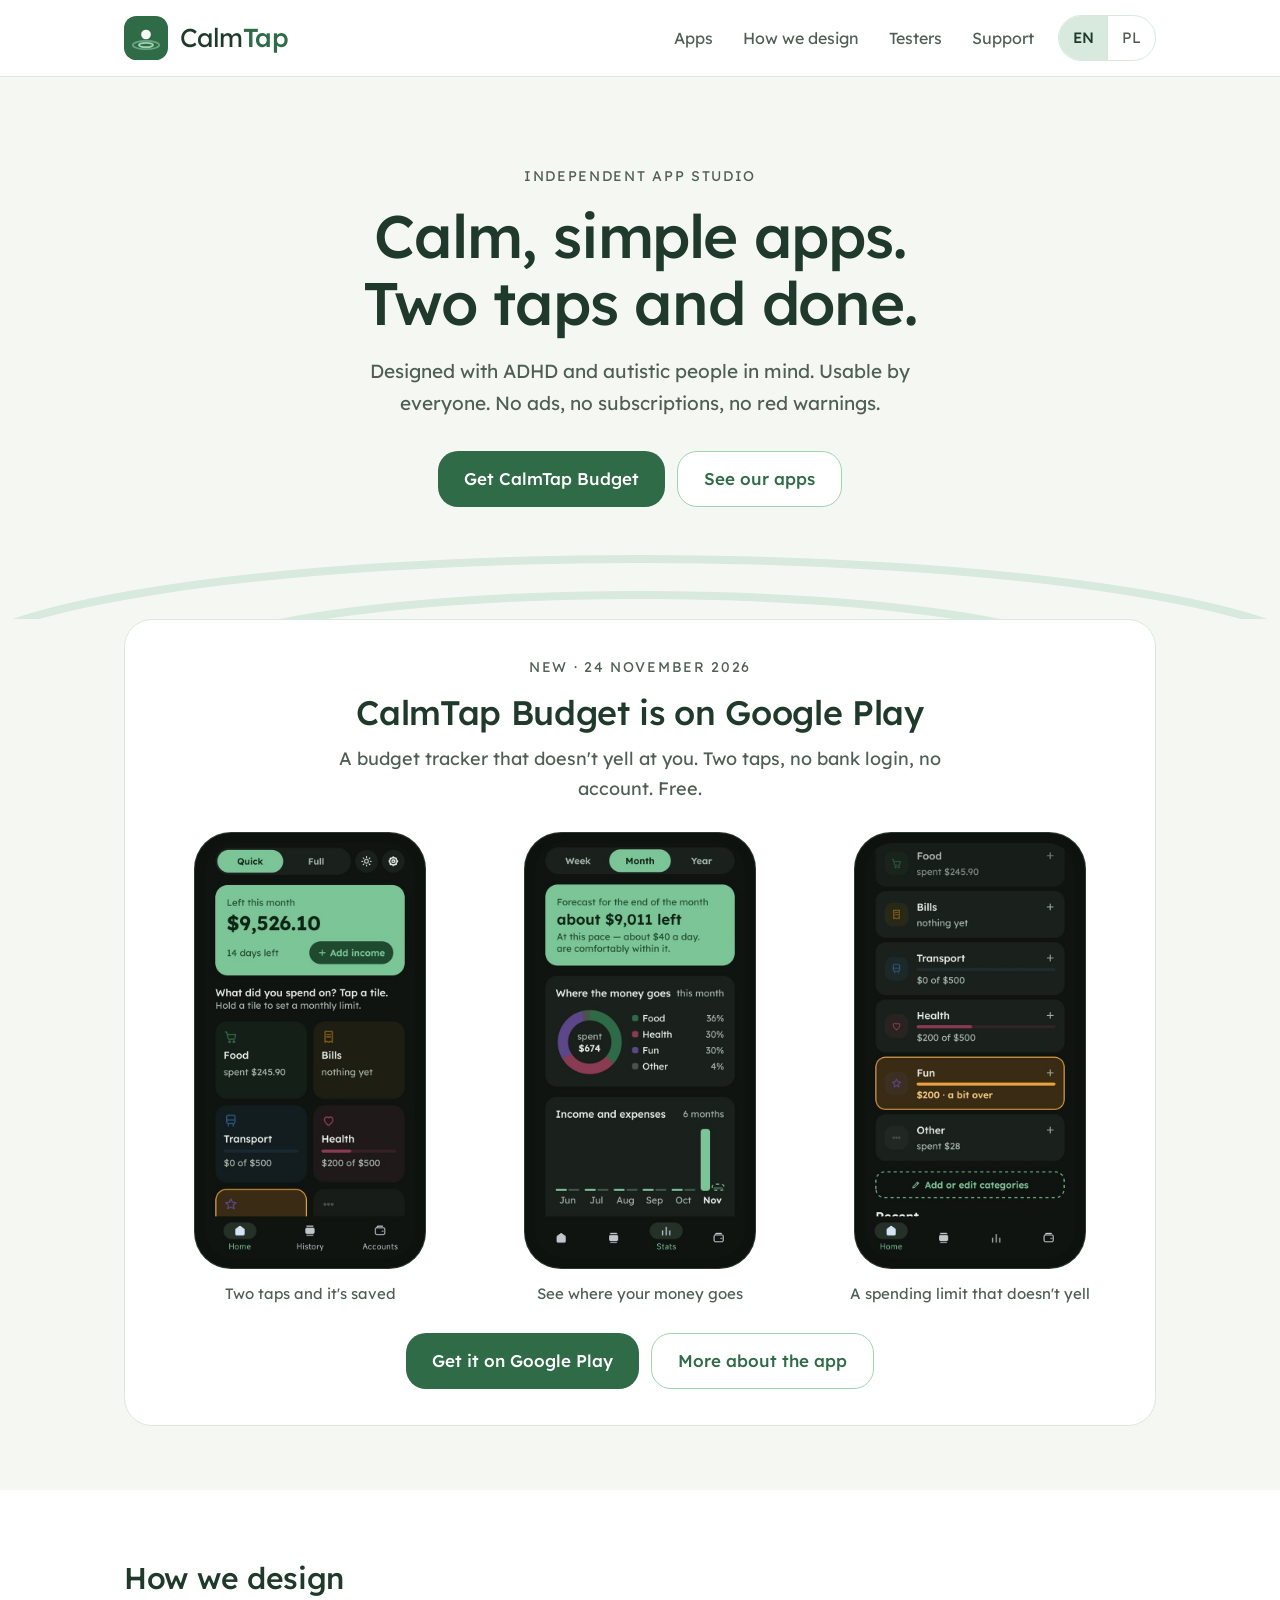
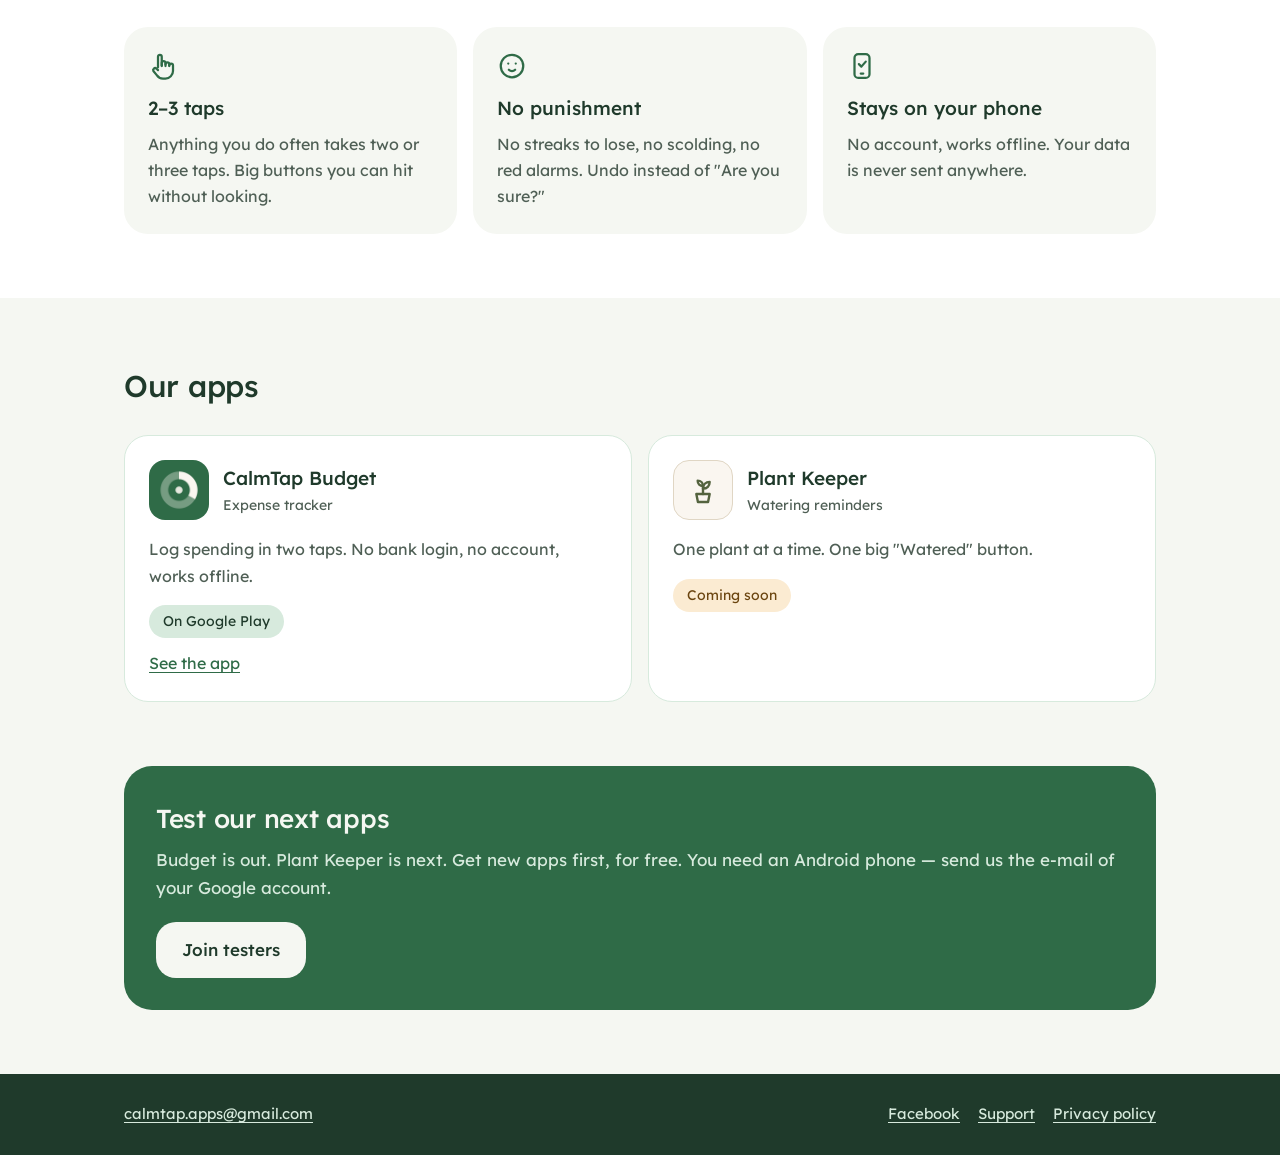
<file: index.html>
<!DOCTYPE html>
<html lang="en" data-lang="en">
<head>
<meta charset="utf-8">
<meta name="viewport" content="width=device-width, initial-scale=1">
<title data-en="CalmTap · Calm, simple apps" data-pl="CalmTap · Spokojne, proste aplikacje">CalmTap · Calm, simple apps</title>
<meta name="description" content="CalmTap is an independent app studio making calm, simple apps designed with ADHD and autistic people in mind. No ads, no subscriptions, your data stays on your phone.">
<meta property="og:title" content="CalmTap · Calm, simple apps">
<meta property="og:description" content="Two taps and done. Apps designed with ADHD and autistic people in mind.">
<link rel="icon" type="image/svg+xml" href="assets/logo.svg">
<link rel="icon" type="image/png" href="assets/favicon.png">
<link rel="apple-touch-icon" href="assets/apple-touch-icon.png">
<link rel="stylesheet" href="assets/style.css">
<script>(function(){var l;try{l=localStorage.getItem('calmtap-lang')}catch(e){}if(l!=='pl'&&l!=='en'){var n=((navigator.languages&&navigator.languages[0])||navigator.language||'en').toLowerCase();l=n.indexOf('pl')===0?'pl':'en'}document.documentElement.setAttribute('data-lang',l);document.documentElement.lang=l})()</script>
</head>
<body>
<a class="skip" href="#main"><span class="en">Skip to content</span><span class="pl">Przejdź do treści</span></a>

<header class="site-header">
  <div class="wrap">
    <a class="brand" href="./">
      <img src="assets/logo.svg" width="44" height="44" alt="">
      <span>Calm<b>Tap</b></span>
    </a>
    <nav class="nav" aria-label="Main">
      <a href="#apps"><span class="en">Apps</span><span class="pl">Aplikacje</span></a>
      <a href="#design"><span class="en">How we design</span><span class="pl">Jak projektujemy</span></a>
      <a href="#testers"><span class="en">Testers</span><span class="pl">Testerzy</span></a>
      <a href="support.html"><span class="en">Support</span><span class="pl">Pomoc</span></a>
      <div class="lang-switch" role="group" aria-label="Language / Język">
        <button type="button" data-lang="en" aria-pressed="true">EN</button>
        <button type="button" data-lang="pl" aria-pressed="false">PL</button>
      </div>
    </nav>
  </div>
</header>

<main id="main">

  <section class="hero">
    <svg class="ripples" viewBox="0 0 1400 240" aria-hidden="true">
      <ellipse cx="700" cy="220" rx="690" ry="110" fill="none" stroke="#D7EADD" stroke-width="8"/>
      <ellipse cx="700" cy="220" rx="460" ry="74" fill="none" stroke="#D7EADD" stroke-width="8"/>
      <ellipse cx="700" cy="220" rx="260" ry="42" fill="none" stroke="#9FD4B0" stroke-width="8" opacity="0.6"/>
    </svg>
    <div class="wrap">
      <p class="eyebrow"><span class="en">Independent app studio</span><span class="pl">Niezależne studio aplikacji</span></p>
      <h1>
        <span class="en">Calm, simple apps.<br>Two taps and done.</span>
        <span class="pl">Spokojne, proste aplikacje.<br>Dwa dotknięcia i gotowe.</span>
      </h1>
      <p class="lead">
        <span class="en">Designed with ADHD and autistic people in mind. Usable by everyone. No ads, no subscriptions, no red warnings.</span>
        <span class="pl">Projektowane z myślą o osobach z ADHD i w spektrum autyzmu. Dla każdego. Bez reklam, bez abonamentów, bez czerwonych ostrzeżeń.</span>
      </p>
      <div class="actions">
        <a class="btn btn-primary en" href="https://play.google.com/store/apps/details?id=com.calmtap.budget&amp;hl=en_US" target="_blank" rel="noopener">Get CalmTap Budget</a>
        <a class="btn btn-primary pl" href="https://play.google.com/store/apps/details?id=com.calmtap.budget&amp;hl=pl" target="_blank" rel="noopener">Pobierz Budżet</a>
        <a class="btn btn-secondary" href="#apps"><span class="en">See our apps</span><span class="pl">Zobacz aplikacje</span></a>
      </div>
    </div>
  </section>

  <section class="launch">
    <div class="wrap">
      <div class="launch-card">
        <p class="eyebrow"><span class="en">New · 24 November 2026</span><span class="pl">Nowość · 24 listopada 2026</span></p>
        <h2><span class="en">CalmTap Budget is on Google Play</span><span class="pl">Budżet domowy – CalmTap jest w Google Play</span></h2>
        <p class="launch-lead">
          <span class="en">A budget tracker that doesn't yell at you. Two taps, no bank login, no account. Free.</span>
          <span class="pl">Budżet domowy, który na ciebie nie krzyczy. Dwa dotknięcia, bez logowania do banku, bez konta. Za darmo.</span>
        </p>
        <div class="shots">
          <figure>
            <div class="phone">
              <img class="en" src="assets/budget/en-quick.jpg" alt="Quick mode: money left this month and big category tiles" width="540" height="1067" loading="lazy">
              <img class="pl" src="assets/budget/pl-quick.jpg" alt="Tryb Szybki: ile zostało w tym miesiącu i duże kafelki kategorii" width="540" height="1067" loading="lazy">
            </div>
            <figcaption><span class="en">Two taps and it's saved</span><span class="pl">Dwa dotknięcia i zapisane</span></figcaption>
          </figure>
          <figure>
            <div class="phone">
              <img class="en" src="assets/budget/en-stats.jpg" alt="Stats: forecast, where the money goes, income and expenses" width="540" height="1067" loading="lazy">
              <img class="pl" src="assets/budget/pl-stats.jpg" alt="Statystyki: prognoza, na co idą pieniądze, przychody i wydatki" width="540" height="1067" loading="lazy">
            </div>
            <figcaption><span class="en">See where your money goes</span><span class="pl">Zobacz, gdzie idą pieniądze</span></figcaption>
          </figure>
          <figure>
            <div class="phone">
              <img class="en" src="assets/budget/en-limits.jpg" alt="Categories with calm limit bars" width="540" height="1067" loading="lazy">
              <img class="pl" src="assets/budget/pl-limits.jpg" alt="Kategorie ze spokojnymi paskami limitów" width="540" height="1067" loading="lazy">
            </div>
            <figcaption><span class="en">A spending limit that doesn't yell</span><span class="pl">Limit, który nie krzyczy</span></figcaption>
          </figure>
        </div>
        <div class="actions">
          <a class="btn btn-primary en" href="https://play.google.com/store/apps/details?id=com.calmtap.budget&amp;hl=en_US" target="_blank" rel="noopener">Get it on Google Play</a>
          <a class="btn btn-primary pl" href="https://play.google.com/store/apps/details?id=com.calmtap.budget&amp;hl=pl" target="_blank" rel="noopener">Pobierz z Google Play</a>
          <a class="btn btn-secondary" href="budget.html"><span class="en">More about the app</span><span class="pl">Więcej o aplikacji</span></a>
        </div>
      </div>
    </div>
  </section>

  <section class="section section-white" id="design">
    <div class="wrap">
      <h2><span class="en">How we design</span><span class="pl">Jak projektujemy</span></h2>
      <div class="grid-3">
        <div class="card card-milk">
          <svg class="icon" viewBox="0 0 24 24" fill="none" stroke="currentColor" stroke-width="1.8" stroke-linecap="round" stroke-linejoin="round" aria-hidden="true"><path d="M8 13V4.5a1.5 1.5 0 0 1 3 0V12"/><path d="M11 11.5v-2a1.5 1.5 0 0 1 3 0V12"/><path d="M14 10.5a1.5 1.5 0 0 1 3 0V12"/><path d="M17 11.5a1.5 1.5 0 0 1 3 0V16a6 6 0 0 1-6 6h-2a6 6 0 0 1-5-2.7L4.3 16a1.6 1.6 0 0 1 2.4-2l1.3 1.3"/></svg>
          <h3><span class="en">2–3 taps</span><span class="pl">2–3 dotknięcia</span></h3>
          <p><span class="en">Anything you do often takes two or three taps. Big buttons you can hit without looking.</span><span class="pl">Wszystko, co robisz często, zajmuje dwa, trzy dotknięcia. Duże przyciski, w które trafisz bez patrzenia.</span></p>
        </div>
        <div class="card card-milk">
          <svg class="icon" viewBox="0 0 24 24" fill="none" stroke="currentColor" stroke-width="1.8" stroke-linecap="round" stroke-linejoin="round" aria-hidden="true"><circle cx="12" cy="12" r="9"/><path d="M9 10h.01M15 10h.01"/><path d="M9.5 15a3.5 3.5 0 0 0 5 0"/></svg>
          <h3><span class="en">No punishment</span><span class="pl">Bez karania</span></h3>
          <p><span class="en">No streaks to lose, no scolding, no red alarms. Undo instead of "Are you sure?"</span><span class="pl">Bez serii do stracenia, bez strofowania, bez czerwonych alarmów. „Cofnij” zamiast „Czy na pewno?”</span></p>
        </div>
        <div class="card card-milk">
          <svg class="icon" viewBox="0 0 24 24" fill="none" stroke="currentColor" stroke-width="1.8" stroke-linecap="round" stroke-linejoin="round" aria-hidden="true"><rect x="6" y="2.5" width="12" height="19" rx="3"/><path d="M11 18h2"/><path d="M9.5 10.5l2 2 3.5-4"/></svg>
          <h3><span class="en">Stays on your phone</span><span class="pl">Zostaje na telefonie</span></h3>
          <p><span class="en">No account, works offline. Your data is never sent anywhere.</span><span class="pl">Bez konta, działa offline. Twoje dane nigdzie nie są wysyłane.</span></p>
        </div>
      </div>
    </div>
  </section>

  <section class="section" id="apps">
    <div class="wrap">
      <h2><span class="en">Our apps</span><span class="pl">Nasze aplikacje</span></h2>
      <div class="grid-2">
        <article class="card app-card">
          <div class="app-head">
            <img src="assets/budget-icon.png" alt="" width="60" height="60">
            <div>
              <h3>CalmTap Budget</h3>
              <p class="kind"><span class="en">Expense tracker</span><span class="pl">Budżet domowy</span></p>
            </div>
          </div>
          <p class="desc"><span class="en">Log spending in two taps. No bank login, no account, works offline.</span><span class="pl">Wydatek w dwa dotknięcia. Bez logowania do banku, bez konta, działa offline.</span></p>
          <span class="badge badge-mint"><span class="en">On Google Play</span><span class="pl">W Google Play</span></span>
          <a class="card-link" style="display:block" href="budget.html"><span class="en">See the app</span><span class="pl">Zobacz aplikację</span></a>
        </article>
        <article class="card app-card">
          <div class="app-head">
            <div class="app-icon app-icon-plant">
              <svg width="32" height="32" viewBox="0 0 24 24" fill="none" stroke="currentColor" stroke-width="1.8" stroke-linecap="round" stroke-linejoin="round" aria-hidden="true"><path d="M7 15h10l-1.2 6H8.2z"/><path d="M12 15V9"/><path d="M12 11c0-3 2-5 5-5 0 3-2 5-5 5z"/><path d="M12 9c0-2.5-1.7-4-4-4 0 2.5 1.7 4 4 4z"/></svg>
            </div>
            <div>
              <h3>Plant Keeper</h3>
              <p class="kind"><span class="en">Watering reminders</span><span class="pl">Przypomnienia o podlewaniu</span></p>
            </div>
          </div>
          <p class="desc"><span class="en">One plant at a time. One big "Watered" button.</span><span class="pl">Jedna roślina naraz. Jeden duży przycisk „Podlane”.</span></p>
          <span class="badge badge-amber"><span class="en">Coming soon</span><span class="pl">Wkrótce</span></span>
        </article>
      </div>
    </div>
  </section>

  <section class="section" id="testers" style="padding-top:0">
    <div class="wrap">
      <div class="band">
        <div>
          <h2><span class="en">Test our next apps</span><span class="pl">Testuj nasze kolejne aplikacje</span></h2>
          <p><span class="en">Budget is out. Plant Keeper is next. Get new apps first, for free. You need an Android phone — send us the e-mail of your Google account.</span><span class="pl">Budżet jest już w sklepie. Następny będzie Plant Keeper. Dostajesz nowe aplikacje jako pierwszy, za darmo. Potrzebny telefon z Androidem — wyślij nam adres swojego konta Google.</span></p>
        </div>
        <a class="btn btn-light en" href="mailto:calmtap.apps@gmail.com?subject=I%20want%20to%20test%20CalmTap%20apps&amp;body=Hi!%20I'd%20like%20to%20test%20CalmTap%20apps.%0A%0AThe%20e-mail%20of%20my%20Google%20account%20(the%20one%20on%20my%20Android%20phone)%3A%20">Join testers</a>
        <a class="btn btn-light pl" href="mailto:calmtap.apps@gmail.com?subject=Chc%C4%99%20testowa%C4%87%20aplikacje%20CalmTap&amp;body=Cze%C5%9B%C4%87!%20Chc%C4%99%20testowa%C4%87%20aplikacje%20CalmTap.%0A%0AAdres%20mojego%20konta%20Google%20(tego%20z%20telefonu%20z%20Androidem)%3A%20">Zapisz się</a>
      </div>
    </div>
  </section>

</main>

<footer class="site-footer">
  <div class="wrap">
    <span><a href="mailto:calmtap.apps@gmail.com">calmtap.apps@gmail.com</a></span>
    <nav aria-label="Footer"><a href="https://www.facebook.com/calmtap.apps" rel="me">Facebook</a>
      <a href="support.html"><span class="en">Support</span><span class="pl">Pomoc</span></a>
      <a href="privacy-budget.html"><span class="en">Privacy policy</span><span class="pl">Polityka prywatności</span></a>
    </nav>
  </div>
</footer>

<script src="assets/site.js"></script>
</body>
</html>
</file>
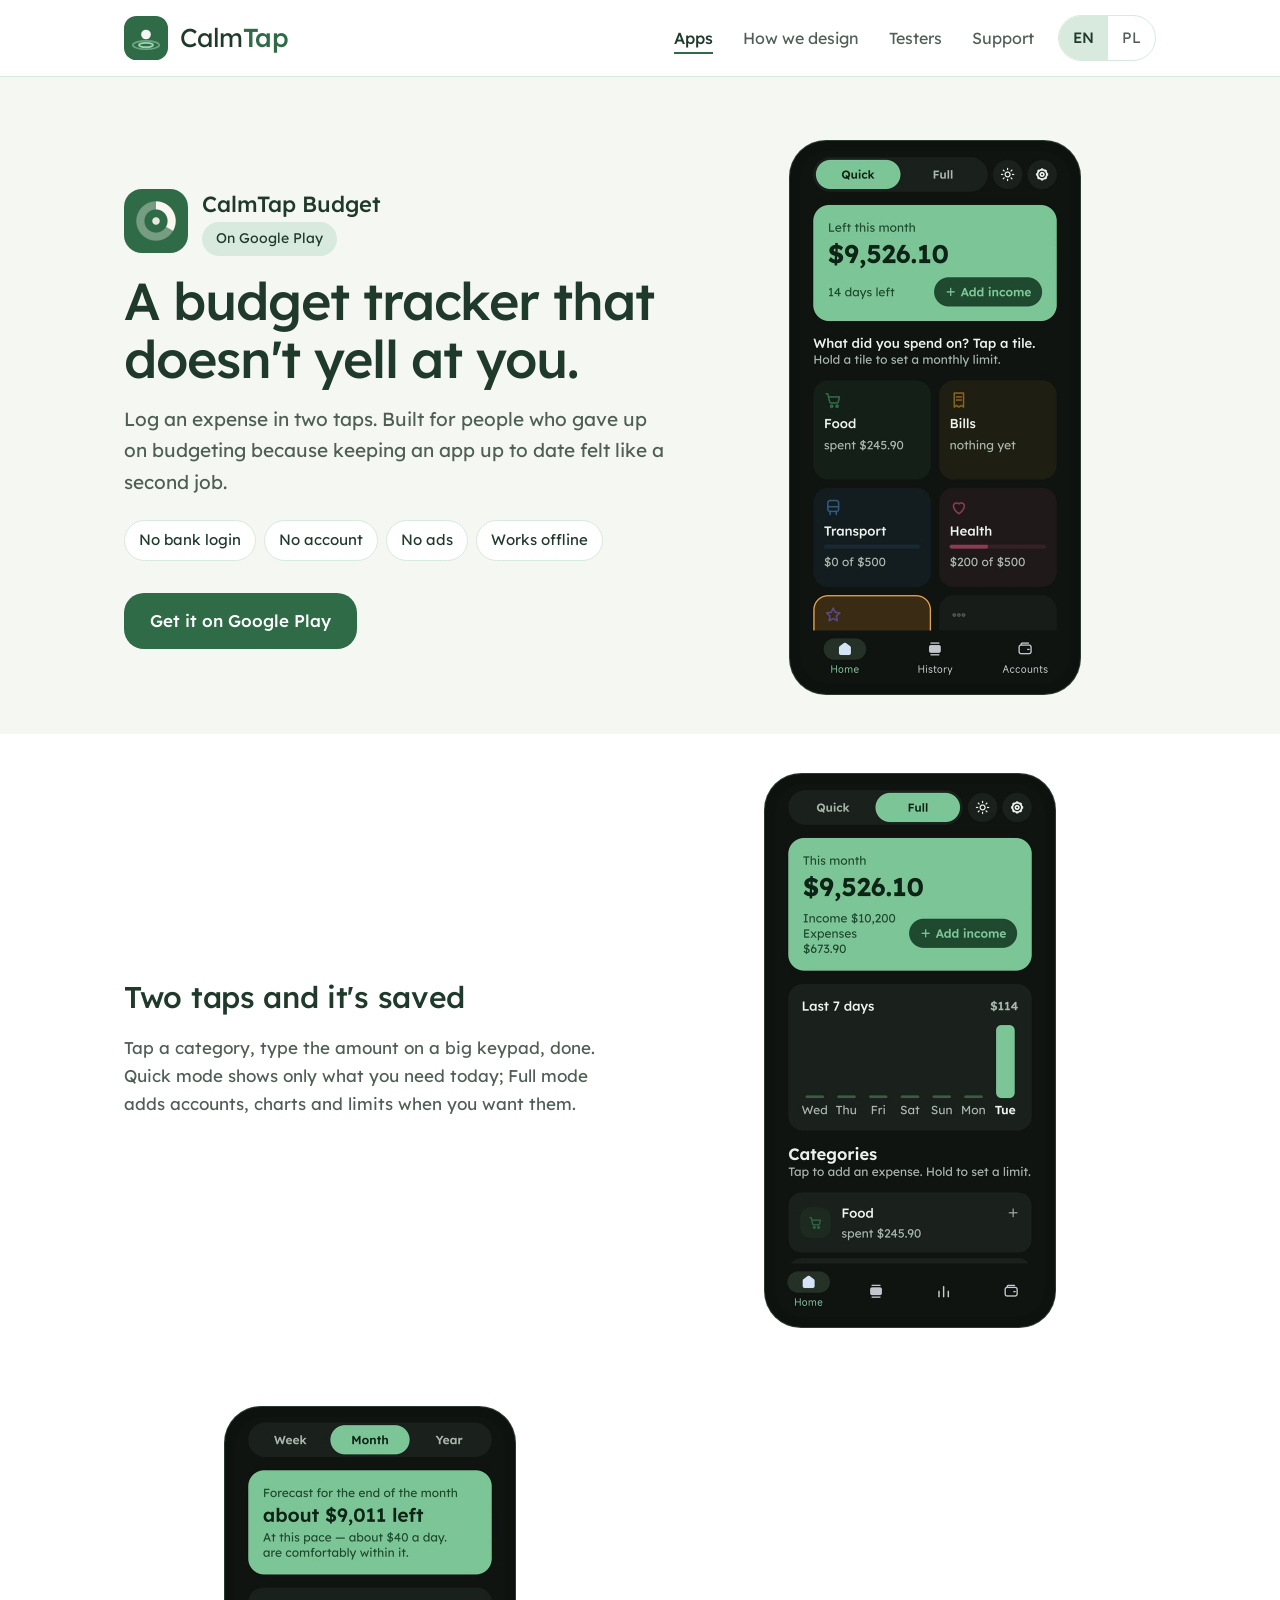
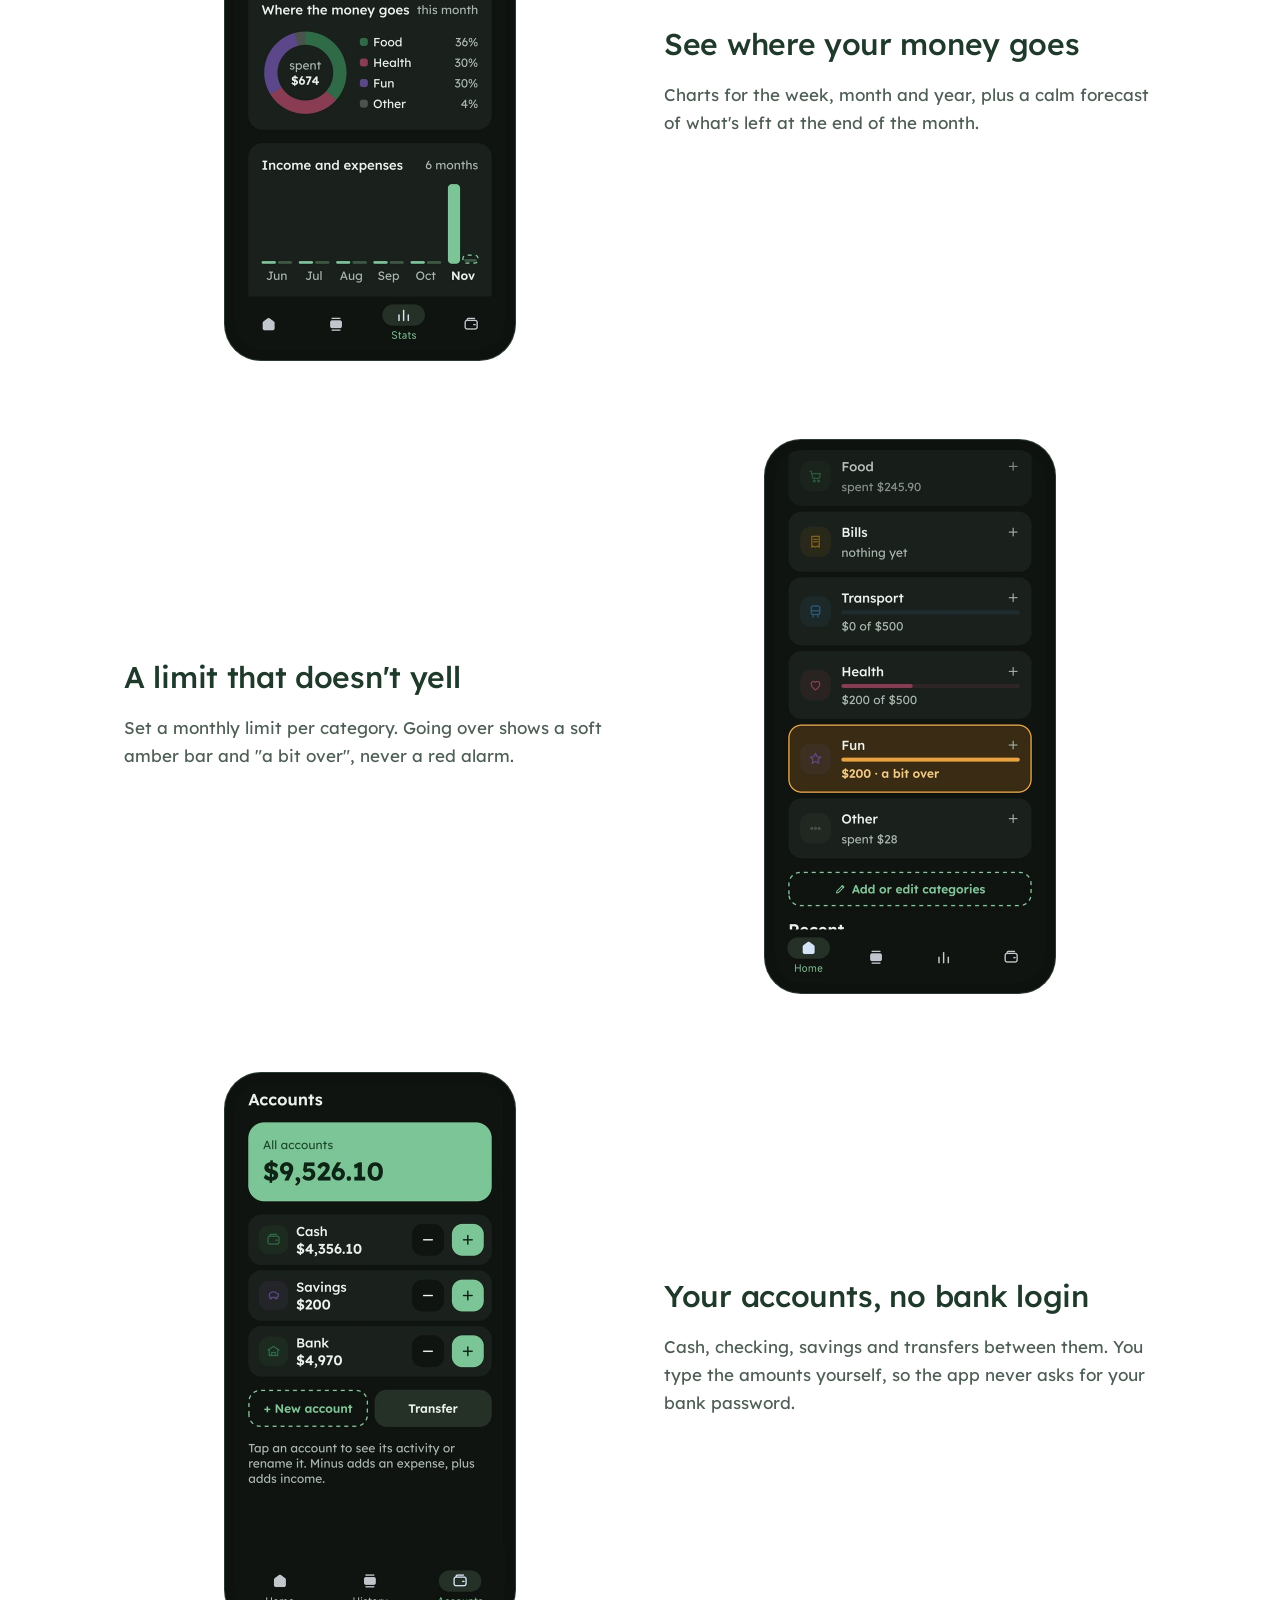
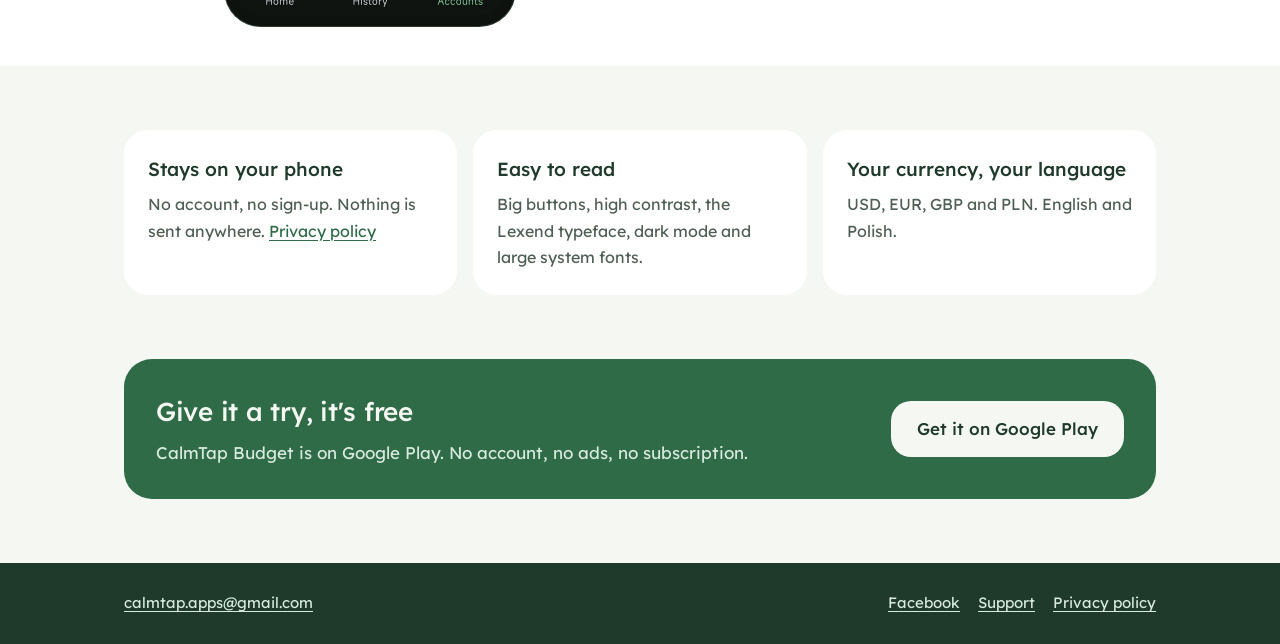
<file: budget.html>
<!DOCTYPE html>
<html lang="en" data-lang="en">
<head>
<meta charset="utf-8">
<meta name="viewport" content="width=device-width, initial-scale=1">
<title data-en="CalmTap Budget · A budget tracker that doesn't yell at you" data-pl="CalmTap Budżet · Budżet, który na ciebie nie krzyczy">CalmTap Budget · A budget tracker that doesn't yell at you</title>
<meta name="description" content="CalmTap Budget: an ADHD-friendly expense tracker. Log spending in two taps. No bank login, no account, no ads. Works offline.">
<link rel="icon" type="image/svg+xml" href="assets/logo.svg">
<link rel="icon" type="image/png" href="assets/favicon.png">
<link rel="apple-touch-icon" href="assets/apple-touch-icon.png">
<link rel="stylesheet" href="assets/style.css">
<script>(function(){var l;try{l=localStorage.getItem('calmtap-lang')}catch(e){}if(l!=='pl'&&l!=='en'){var n=((navigator.languages&&navigator.languages[0])||navigator.language||'en').toLowerCase();l=n.indexOf('pl')===0?'pl':'en'}document.documentElement.setAttribute('data-lang',l);document.documentElement.lang=l})()</script>
</head>
<body>
<a class="skip" href="#main"><span class="en">Skip to content</span><span class="pl">Przejdź do treści</span></a>

<header class="site-header">
  <div class="wrap">
    <a class="brand" href="./">
      <img src="assets/logo.svg" width="44" height="44" alt="">
      <span>Calm<b>Tap</b></span>
    </a>
    <nav class="nav" aria-label="Main">
      <a href="./#apps" aria-current="page"><span class="en">Apps</span><span class="pl">Aplikacje</span></a>
      <a href="./#design"><span class="en">How we design</span><span class="pl">Jak projektujemy</span></a>
      <a href="./#testers"><span class="en">Testers</span><span class="pl">Testerzy</span></a>
      <a href="support.html"><span class="en">Support</span><span class="pl">Pomoc</span></a>
      <div class="lang-switch" role="group" aria-label="Language / Język">
        <button type="button" data-lang="en" aria-pressed="true">EN</button>
        <button type="button" data-lang="pl" aria-pressed="false">PL</button>
      </div>
    </nav>
  </div>
</header>

<main id="main">

  <section class="app-hero">
    <div class="wrap">
      <div>
        <div class="app-title">
          <img src="assets/budget-icon.png" alt="" width="64" height="64">
          <div>
            <p>CalmTap Budget</p>
            <span class="badge badge-mint"><span class="en">On Google Play</span><span class="pl">W Google Play</span></span>
          </div>
        </div>
        <h1>
          <span class="en">A budget tracker that doesn't yell at you.</span>
          <span class="pl">Budżet domowy, który na ciebie nie krzyczy.</span>
        </h1>
        <p class="lead">
          <span class="en">Log an expense in two taps. Built for people who gave up on budgeting because keeping an app up to date felt like a second job.</span>
          <span class="pl">Wydatek w dwa dotknięcia. Dla osób, które odpuściły aplikacje do budżetu, bo prowadzenie ich przypominało drugą pracę.</span>
        </p>
        <div class="pills">
          <span class="pill"><span class="en">No bank login</span><span class="pl">Bez logowania do banku</span></span>
          <span class="pill"><span class="en">No account</span><span class="pl">Bez konta</span></span>
          <span class="pill"><span class="en">No ads</span><span class="pl">Bez reklam</span></span>
          <span class="pill"><span class="en">Works offline</span><span class="pl">Działa offline</span></span>
        </div>
        <div class="actions">
          <a class="btn btn-primary en" href="https://play.google.com/store/apps/details?id=com.calmtap.budget&amp;hl=en_US" target="_blank" rel="noopener">Get it on Google Play</a>
          <a class="btn btn-primary pl" href="https://play.google.com/store/apps/details?id=com.calmtap.budget&amp;hl=pl" target="_blank" rel="noopener">Pobierz z Google Play</a>
        </div>
      </div>
      <div class="phone">
        <img class="en" src="assets/budget/en-quick.jpg" alt="Quick mode: money left this month and big category tiles" width="540" height="1067">
        <img class="pl" src="assets/budget/pl-quick.jpg" alt="Tryb Szybki: ile zostało w tym miesiącu i duże kafelki kategorii" width="540" height="1067">
      </div>
    </div>
  </section>

  <section class="section-white">
    <div class="wrap">
      <div class="feature">
        <div class="feature-text">
          <h2><span class="en">Two taps and it's saved</span><span class="pl">Dwa dotknięcia i zapisane</span></h2>
          <p class="en">Tap a category, type the amount on a big keypad, done. Quick mode shows only what you need today; Full mode adds accounts, charts and limits when you want them.</p>
          <p class="pl">Dotykasz kategorii, wpisujesz kwotę na dużej klawiaturze i gotowe. Tryb Szybki pokazuje tylko to, co dziś potrzebne; Rozbudowany dodaje konta, wykresy i limity, kiedy ich chcesz.</p>
        </div>
        <div class="phone">
          <img class="en" src="assets/budget/en-full.jpg" alt="Full mode with last 7 days and categories" width="540" height="1067" loading="lazy">
          <img class="pl" src="assets/budget/pl-full.jpg" alt="Tryb Rozbudowany z ostatnimi 7 dniami i kategoriami" width="540" height="1067" loading="lazy">
        </div>
      </div>

      <div class="feature flip">
        <div class="feature-text">
          <h2><span class="en">See where your money goes</span><span class="pl">Zobacz, gdzie idą pieniądze</span></h2>
          <p class="en">Charts for the week, month and year, plus a calm forecast of what's left at the end of the month.</p>
          <p class="pl">Wykresy na tydzień, miesiąc i rok oraz spokojna prognoza, ile zostanie na koniec miesiąca.</p>
        </div>
        <div class="phone">
          <img class="en" src="assets/budget/en-stats.jpg" alt="Stats: forecast, where the money goes, income and expenses" width="540" height="1067" loading="lazy">
          <img class="pl" src="assets/budget/pl-stats.jpg" alt="Statystyki: prognoza, na co idą pieniądze, przychody i wydatki" width="540" height="1067" loading="lazy">
        </div>
      </div>

      <div class="feature">
        <div class="feature-text">
          <h2><span class="en">A limit that doesn't yell</span><span class="pl">Limit, który nie krzyczy</span></h2>
          <p class="en">Set a monthly limit per category. Going over shows a soft amber bar and "a bit over", never a red alarm.</p>
          <p class="pl">Ustaw miesięczny limit dla kategorii. Przekroczenie to łagodny bursztynowy pasek i „trochę ponad plan”, nigdy czerwony alarm.</p>
        </div>
        <div class="phone">
          <img class="en" src="assets/budget/en-limits.jpg" alt="Categories with calm limit bars" width="540" height="1067" loading="lazy">
          <img class="pl" src="assets/budget/pl-limits.jpg" alt="Kategorie ze spokojnymi paskami limitów" width="540" height="1067" loading="lazy">
        </div>
      </div>

      <div class="feature flip">
        <div class="feature-text">
          <h2><span class="en">Your accounts, no bank login</span><span class="pl">Twoje konta, bez logowania do banku</span></h2>
          <p class="en">Cash, checking, savings and transfers between them. You type the amounts yourself, so the app never asks for your bank password.</p>
          <p class="pl">Gotówka, bank, oszczędności i przelewy między nimi. Kwoty wpisujesz sam, więc aplikacja nigdy nie prosi o hasło do banku.</p>
        </div>
        <div class="phone">
          <img class="en" src="assets/budget/en-accounts.jpg" alt="Accounts: cash, savings and bank" width="540" height="1067" loading="lazy">
          <img class="pl" src="assets/budget/pl-accounts.jpg" alt="Konta: gotówka, oszczędności i bank" width="540" height="1067" loading="lazy">
        </div>
      </div>
    </div>
  </section>

  <section class="section">
    <div class="wrap">
      <div class="grid-3">
        <div class="card card-milk" style="background:var(--white)">
          <h3 style="margin-top:0"><span class="en">Stays on your phone</span><span class="pl">Zostaje na telefonie</span></h3>
          <p><span class="en">No account, no sign-up. Nothing is sent anywhere.</span><span class="pl">Bez konta i rejestracji. Nic nie jest nigdzie wysyłane.</span> <a href="privacy-budget.html"><span class="en">Privacy policy</span><span class="pl">Polityka prywatności</span></a></p>
        </div>
        <div class="card card-milk" style="background:var(--white)">
          <h3 style="margin-top:0"><span class="en">Easy to read</span><span class="pl">Łatwe do czytania</span></h3>
          <p><span class="en">Big buttons, high contrast, the Lexend typeface, dark mode and large system fonts.</span><span class="pl">Duże przyciski, wyraźny kontrast, krój Lexend, tryb ciemny i powiększona czcionka systemowa.</span></p>
        </div>
        <div class="card card-milk" style="background:var(--white)">
          <h3 style="margin-top:0"><span class="en">Your currency, your language</span><span class="pl">Twoja waluta, twój język</span></h3>
          <p><span class="en">USD, EUR, GBP and PLN. English and Polish.</span><span class="pl">Złoty, euro, dolar i funt. Polski i angielski.</span></p>
        </div>
      </div>
    </div>
  </section>

  <section class="section" style="padding-top:0">
    <div class="wrap">
      <div class="band">
        <div>
          <h2><span class="en">Give it a try, it's free</span><span class="pl">Spróbuj, to nic nie kosztuje</span></h2>
          <p><span class="en">CalmTap Budget is on Google Play. No account, no ads, no subscription.</span><span class="pl">CalmTap Budżet jest w Google Play. Bez konta, bez reklam, bez abonamentu.</span></p>
        </div>
        <a class="btn btn-light en" href="https://play.google.com/store/apps/details?id=com.calmtap.budget&amp;hl=en_US" target="_blank" rel="noopener">Get it on Google Play</a>
        <a class="btn btn-light pl" href="https://play.google.com/store/apps/details?id=com.calmtap.budget&amp;hl=pl" target="_blank" rel="noopener">Pobierz z Google Play</a>
      </div>
    </div>
  </section>

</main>

<footer class="site-footer">
  <div class="wrap">
    <span><a href="mailto:calmtap.apps@gmail.com">calmtap.apps@gmail.com</a></span>
    <nav aria-label="Footer"><a href="https://www.facebook.com/calmtap.apps" rel="me">Facebook</a>
      <a href="support.html"><span class="en">Support</span><span class="pl">Pomoc</span></a>
      <a href="privacy-budget.html"><span class="en">Privacy policy</span><span class="pl">Polityka prywatności</span></a>
    </nav>
  </div>
</footer>

<script src="assets/site.js"></script>
</body>
</html>
</file>
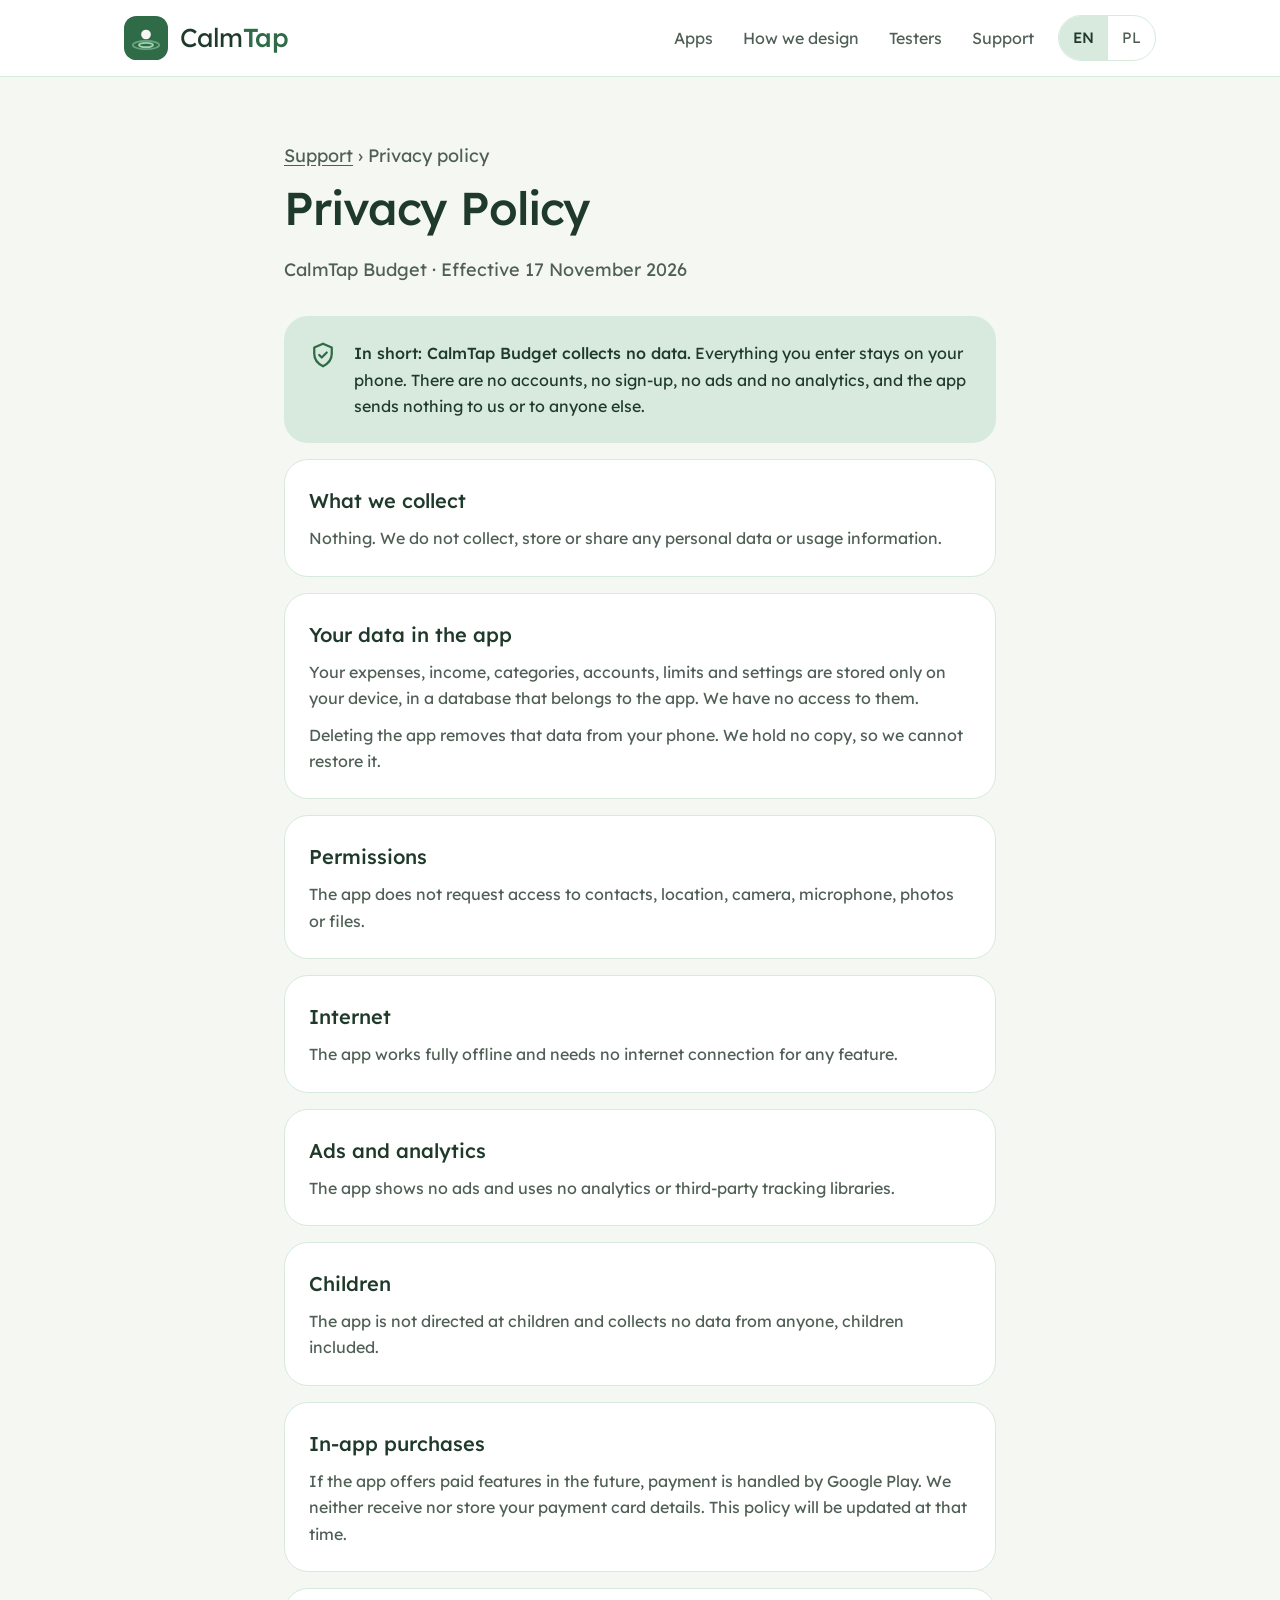
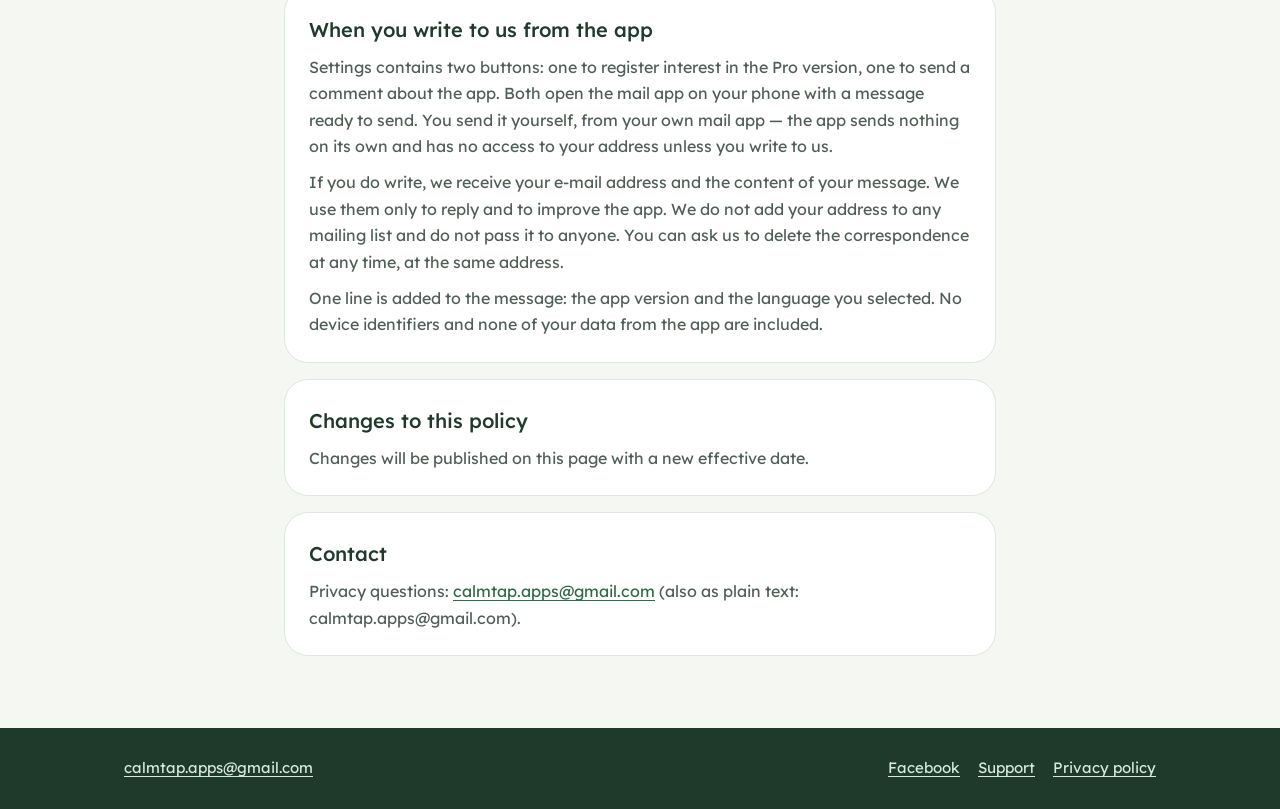
<file: privacy-budget.html>
<!DOCTYPE html>
<html lang="en" data-lang="en">
<head>
<meta charset="utf-8">
<meta name="viewport" content="width=device-width, initial-scale=1">
<title data-en="CalmTap Budget · Privacy Policy" data-pl="CalmTap Budget · Polityka prywatności">CalmTap Budget · Privacy Policy</title>
<meta name="description" content="Privacy policy of CalmTap Budget. The app collects no data: everything you enter stays on your phone.">
<link rel="icon" type="image/svg+xml" href="assets/logo.svg">
<link rel="icon" type="image/png" href="assets/favicon.png">
<link rel="apple-touch-icon" href="assets/apple-touch-icon.png">
<link rel="stylesheet" href="assets/style.css">
<script>(function(){var l;try{l=localStorage.getItem('calmtap-lang')}catch(e){}if(l!=='pl'&&l!=='en'){var n=((navigator.languages&&navigator.languages[0])||navigator.language||'en').toLowerCase();l=n.indexOf('pl')===0?'pl':'en'}document.documentElement.setAttribute('data-lang',l);document.documentElement.lang=l})()</script>
</head>
<body>
<a class="skip" href="#main"><span class="en">Skip to content</span><span class="pl">Przejdź do treści</span></a>

<header class="site-header">
  <div class="wrap">
    <a class="brand" href="./">
      <img src="assets/logo.svg" width="44" height="44" alt="">
      <span>Calm<b>Tap</b></span>
    </a>
    <nav class="nav" aria-label="Main">
      <a href="./#apps"><span class="en">Apps</span><span class="pl">Aplikacje</span></a>
      <a href="./#design"><span class="en">How we design</span><span class="pl">Jak projektujemy</span></a>
      <a href="./#testers"><span class="en">Testers</span><span class="pl">Testerzy</span></a>
      <a href="support.html"><span class="en">Support</span><span class="pl">Pomoc</span></a>
      <div class="lang-switch" role="group" aria-label="Language / Język">
        <button type="button" data-lang="en" aria-pressed="true">EN</button>
        <button type="button" data-lang="pl" aria-pressed="false">PL</button>
      </div>
    </nav>
  </div>
</header>

<main id="main" class="wrap narrow">

  <div class="page-head">
    <p class="crumbs"><a href="support.html"><span class="en">Support</span><span class="pl">Pomoc</span></a> › <span class="en">Privacy policy</span><span class="pl">Polityka prywatności</span></p>
    <h1><span class="en">Privacy Policy</span><span class="pl">Polityka prywatności</span></h1>
    <p>CalmTap Budget · <span class="en">Effective 17 November 2026</span><span class="pl">Obowiązuje od 17 listopada 2026</span></p>
  </div>

  <!-- ENGLISH -->
  <div class="policy en" lang="en">
    <div class="card summary">
      <svg class="icon" viewBox="0 0 24 24" fill="none" stroke="currentColor" stroke-width="1.8" stroke-linecap="round" stroke-linejoin="round" aria-hidden="true"><path d="M12 3l7 3v5c0 4.5-3 8-7 10-4-2-7-5.5-7-10V6z"/><path d="M9 12l2 2 4-4"/></svg>
      <p><strong style="font-weight:500">In short: CalmTap Budget collects no data.</strong> Everything you enter stays on your phone. There are no accounts, no sign-up, no ads and no analytics, and the app sends nothing to us or to anyone else.</p>
    </div>
    <div class="card"><h2>What we collect</h2><p>Nothing. We do not collect, store or share any personal data or usage information.</p></div>
    <div class="card"><h2>Your data in the app</h2><p>Your expenses, income, categories, accounts, limits and settings are stored only on your device, in a database that belongs to the app. We have no access to them.</p><p>Deleting the app removes that data from your phone. We hold no copy, so we cannot restore it.</p></div>
    <div class="card"><h2>Permissions</h2><p>The app does not request access to contacts, location, camera, microphone, photos or files.</p></div>
    <div class="card"><h2>Internet</h2><p>The app works fully offline and needs no internet connection for any feature.</p></div>
    <div class="card"><h2>Ads and analytics</h2><p>The app shows no ads and uses no analytics or third-party tracking libraries.</p></div>
    <div class="card"><h2>Children</h2><p>The app is not directed at children and collects no data from anyone, children included.</p></div>
    <div class="card"><h2>In-app purchases</h2><p>If the app offers paid features in the future, payment is handled by Google Play. We neither receive nor store your payment card details. This policy will be updated at that time.</p></div>
    <div class="card"><h2>When you write to us from the app</h2>
      <p>Settings contains two buttons: one to register interest in the Pro version, one to send a comment about the app. Both open the mail app on your phone with a message ready to send. You send it yourself, from your own mail app — the app sends nothing on its own and has no access to your address unless you write to us.</p>
      <p>If you do write, we receive your e-mail address and the content of your message. We use them only to reply and to improve the app. We do not add your address to any mailing list and do not pass it to anyone. You can ask us to delete the correspondence at any time, at the same address.</p>
      <p>One line is added to the message: the app version and the language you selected. No device identifiers and none of your data from the app are included.</p>
    </div>
    <div class="card"><h2>Changes to this policy</h2><p>Changes will be published on this page with a new effective date.</p></div>
    <div class="card"><h2>Contact</h2><p>Privacy questions: <a href="mailto:calmtap.apps@gmail.com">calmtap.apps@gmail.com</a> (also as plain text: calmtap.apps@gmail.com).</p></div>
  </div>

  <!-- POLSKI -->
  <div class="policy pl" lang="pl">
    <div class="card summary">
      <svg class="icon" viewBox="0 0 24 24" fill="none" stroke="currentColor" stroke-width="1.8" stroke-linecap="round" stroke-linejoin="round" aria-hidden="true"><path d="M12 3l7 3v5c0 4.5-3 8-7 10-4-2-7-5.5-7-10V6z"/><path d="M9 12l2 2 4-4"/></svg>
      <p><strong style="font-weight:500">W skrócie: aplikacja CalmTap Budget nie zbiera żadnych danych.</strong> Wszystko, co wpiszesz, zostaje na twoim telefonie. Nie ma kont, rejestracji, reklam ani analityki, a aplikacja nie wysyła niczego do nas ani do nikogo innego.</p>
    </div>
    <div class="card"><h2>Jakie dane zbieramy</h2><p>Żadnych. Nie zbieramy, nie przechowujemy i nie przekazujemy żadnych danych osobowych ani informacji o korzystaniu z aplikacji.</p></div>
    <div class="card"><h2>Twoje dane w aplikacji</h2><p>Wpisy o wydatkach i przychodach, kategorie, konta, limity i ustawienia zapisywane są wyłącznie w pamięci twojego urządzenia, w bazie danych należącej do aplikacji. Nie mamy do nich dostępu.</p><p>Usunięcie aplikacji usuwa te dane z telefonu. Nie istnieje ich kopia po naszej stronie, więc nie możemy ich odzyskać.</p></div>
    <div class="card"><h2>Uprawnienia</h2><p>Aplikacja nie prosi o dostęp do kontaktów, lokalizacji, aparatu, mikrofonu, zdjęć ani plików.</p></div>
    <div class="card"><h2>Internet</h2><p>Aplikacja działa w pełni offline i nie potrzebuje połączenia z internetem do żadnej funkcji.</p></div>
    <div class="card"><h2>Reklamy i analityka</h2><p>Aplikacja nie wyświetla reklam i nie korzysta z narzędzi analitycznych ani zewnętrznych bibliotek śledzących.</p></div>
    <div class="card"><h2>Dzieci</h2><p>Aplikacja nie jest kierowana do dzieci i nie zbiera danych od nikogo, w tym od dzieci.</p></div>
    <div class="card"><h2>Zakupy w aplikacji</h2><p>Jeśli w przyszłości aplikacja udostępni funkcje płatne, płatność obsłuży Google Play. Nie otrzymujemy ani nie przechowujemy danych twojej karty płatniczej. Niniejsza polityka zostanie wtedy zaktualizowana.</p></div>
    <div class="card"><h2>Gdy piszesz do nas z aplikacji</h2>
      <p>W Ustawieniach są dwa przyciski: zgłoszenie zainteresowania wersją Pro oraz wysłanie uwagi o aplikacji. Oba otwierają program pocztowy na twoim telefonie z gotową wiadomością. Wiadomość wysyłasz ty, swoim programem pocztowym — aplikacja nie wysyła niczego sama i nie ma dostępu do twojego adresu, dopóki do nas nie napiszesz.</p>
      <p>Jeśli napiszesz, otrzymujemy twój adres e-mail i treść wiadomości. Używamy ich wyłącznie po to, żeby odpowiedzieć i poprawić aplikację. Nie dopisujemy adresu do żadnej listy wysyłkowej i nie przekazujemy go nikomu. Możesz w każdej chwili poprosić o usunięcie korespondencji, pisząc na ten sam adres.</p>
      <p>Do wiadomości dołączana jest jedna linijka z numerem wersji aplikacji i wybranym językiem. Nie dołączamy żadnych identyfikatorów urządzenia ani twoich danych z aplikacji.</p>
    </div>
    <div class="card"><h2>Zmiany polityki</h2><p>Zmiany opublikujemy na tej stronie wraz z nową datą obowiązywania.</p></div>
    <div class="card"><h2>Kontakt</h2><p>Pytania dotyczące prywatności: <a href="mailto:calmtap.apps@gmail.com">calmtap.apps@gmail.com</a> (adres podajemy też jako tekst: calmtap.apps@gmail.com).</p></div>
  </div>

</main>

<footer class="site-footer">
  <div class="wrap">
    <span><a href="mailto:calmtap.apps@gmail.com">calmtap.apps@gmail.com</a></span>
    <nav aria-label="Footer"><a href="https://www.facebook.com/calmtap.apps" rel="me">Facebook</a>
      <a href="support.html"><span class="en">Support</span><span class="pl">Pomoc</span></a>
      <a href="privacy-budget.html"><span class="en">Privacy policy</span><span class="pl">Polityka prywatności</span></a>
    </nav>
  </div>
</footer>

<script src="assets/site.js"></script>
</body>
</html>
</file>
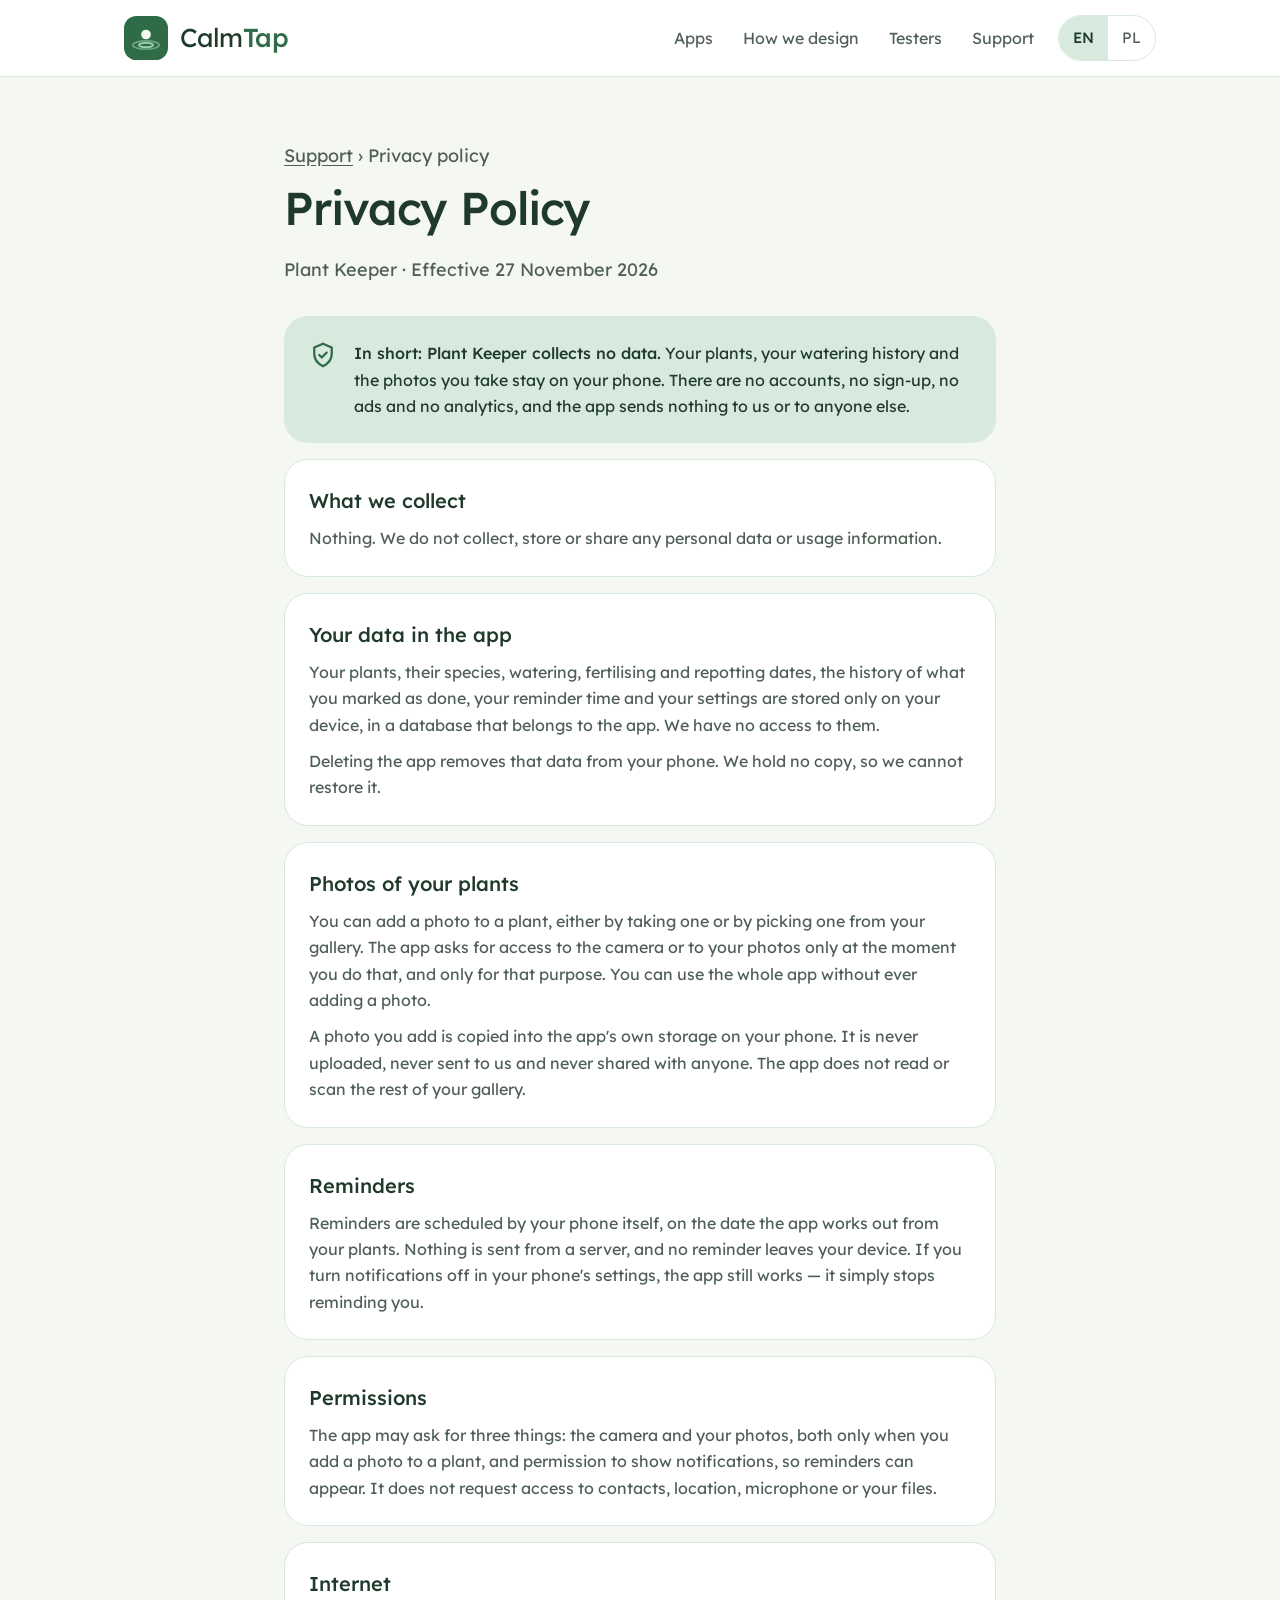
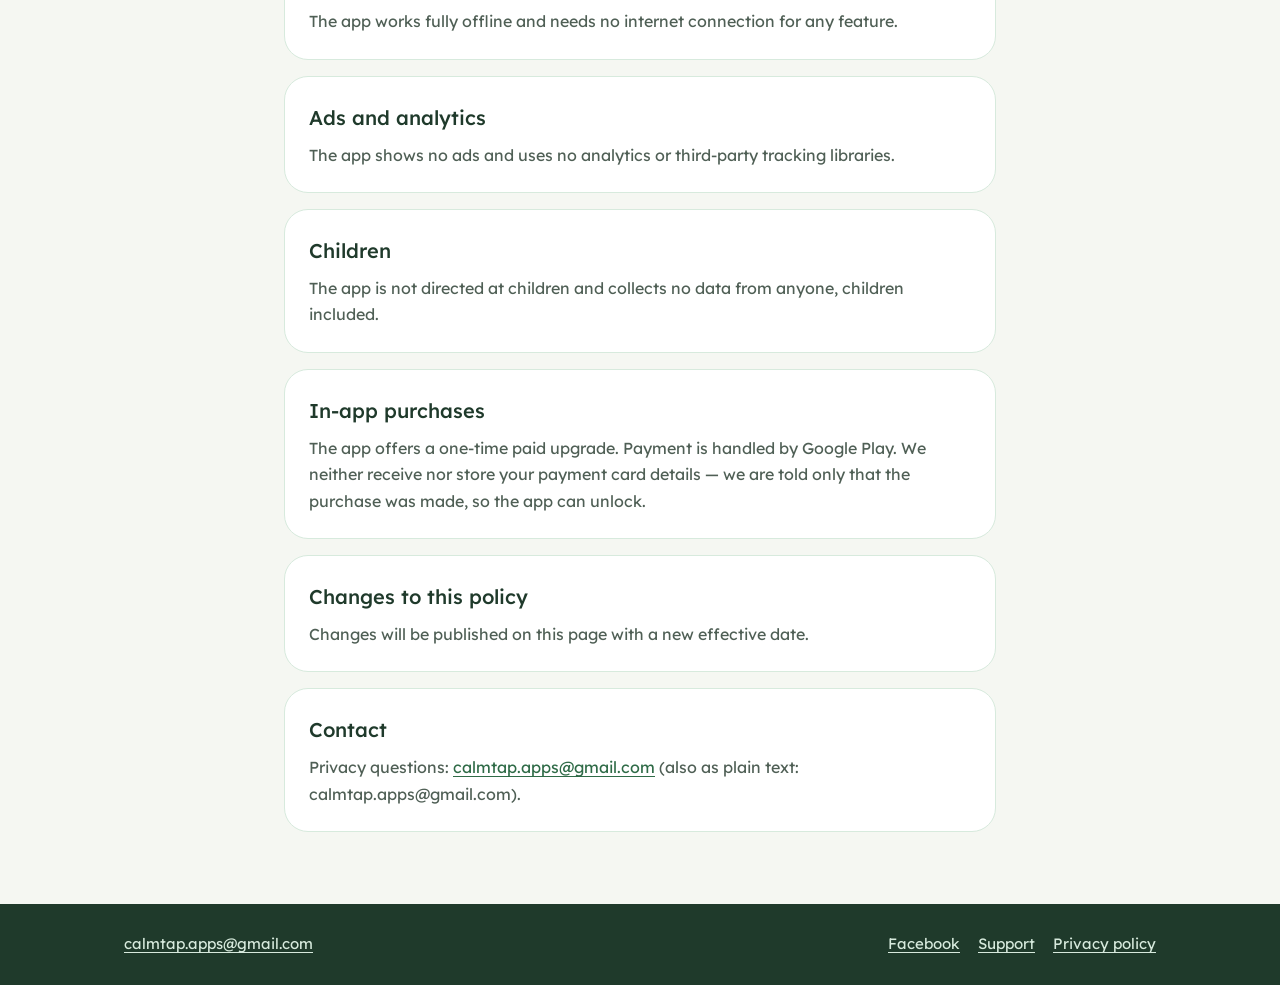
<file: privacy-plantkeeper.html>
<!DOCTYPE html>
<html lang="en" data-lang="en">
<head>
<meta charset="utf-8">
<meta name="viewport" content="width=device-width, initial-scale=1">
<title data-en="Plant Keeper · Privacy Policy" data-pl="Plant Keeper · Polityka prywatności">Plant Keeper · Privacy Policy</title>
<meta name="description" content="Privacy policy of Plant Keeper. The app collects no data: your plants, reminders and photos stay on your phone.">
<link rel="icon" type="image/svg+xml" href="assets/logo.svg">
<link rel="icon" type="image/png" href="assets/favicon.png">
<link rel="apple-touch-icon" href="assets/apple-touch-icon.png">
<link rel="stylesheet" href="assets/style.css">
<script>(function(){var l;try{l=localStorage.getItem('calmtap-lang')}catch(e){}if(l!=='pl'&&l!=='en'){var n=((navigator.languages&&navigator.languages[0])||navigator.language||'en').toLowerCase();l=n.indexOf('pl')===0?'pl':'en'}document.documentElement.setAttribute('data-lang',l);document.documentElement.lang=l})()</script>
</head>
<body>
<a class="skip" href="#main"><span class="en">Skip to content</span><span class="pl">Przejdź do treści</span></a>

<header class="site-header">
  <div class="wrap">
    <a class="brand" href="./">
      <img src="assets/logo.svg" width="44" height="44" alt="">
      <span>Calm<b>Tap</b></span>
    </a>
    <nav class="nav" aria-label="Main">
      <a href="./#apps"><span class="en">Apps</span><span class="pl">Aplikacje</span></a>
      <a href="./#design"><span class="en">How we design</span><span class="pl">Jak projektujemy</span></a>
      <a href="./#testers"><span class="en">Testers</span><span class="pl">Testerzy</span></a>
      <a href="support.html"><span class="en">Support</span><span class="pl">Pomoc</span></a>
      <div class="lang-switch" role="group" aria-label="Language / Język">
        <button type="button" data-lang="en" aria-pressed="true">EN</button>
        <button type="button" data-lang="pl" aria-pressed="false">PL</button>
      </div>
    </nav>
  </div>
</header>

<main id="main" class="wrap narrow">

  <div class="page-head">
    <p class="crumbs"><a href="support.html"><span class="en">Support</span><span class="pl">Pomoc</span></a> › <span class="en">Privacy policy</span><span class="pl">Polityka prywatności</span></p>
    <h1><span class="en">Privacy Policy</span><span class="pl">Polityka prywatności</span></h1>
    <p>Plant Keeper · <span class="en">Effective 27 November 2026</span><span class="pl">Obowiązuje od 27 listopada 2026</span></p>
  </div>

  <!-- ENGLISH -->
  <div class="policy en" lang="en">
    <div class="card summary">
      <svg class="icon" viewBox="0 0 24 24" fill="none" stroke="currentColor" stroke-width="1.8" stroke-linecap="round" stroke-linejoin="round" aria-hidden="true"><path d="M12 3l7 3v5c0 4.5-3 8-7 10-4-2-7-5.5-7-10V6z"/><path d="M9 12l2 2 4-4"/></svg>
      <p><strong style="font-weight:500">In short: Plant Keeper collects no data.</strong> Your plants, your watering history and the photos you take stay on your phone. There are no accounts, no sign-up, no ads and no analytics, and the app sends nothing to us or to anyone else.</p>
    </div>
    <div class="card"><h2>What we collect</h2><p>Nothing. We do not collect, store or share any personal data or usage information.</p></div>
    <div class="card"><h2>Your data in the app</h2><p>Your plants, their species, watering, fertilising and repotting dates, the history of what you marked as done, your reminder time and your settings are stored only on your device, in a database that belongs to the app. We have no access to them.</p><p>Deleting the app removes that data from your phone. We hold no copy, so we cannot restore it.</p></div>
    <div class="card"><h2>Photos of your plants</h2>
      <p>You can add a photo to a plant, either by taking one or by picking one from your gallery. The app asks for access to the camera or to your photos only at the moment you do that, and only for that purpose. You can use the whole app without ever adding a photo.</p>
      <p>A photo you add is copied into the app's own storage on your phone. It is never uploaded, never sent to us and never shared with anyone. The app does not read or scan the rest of your gallery.</p>
    </div>
    <div class="card"><h2>Reminders</h2><p>Reminders are scheduled by your phone itself, on the date the app works out from your plants. Nothing is sent from a server, and no reminder leaves your device. If you turn notifications off in your phone's settings, the app still works — it simply stops reminding you.</p></div>
    <div class="card"><h2>Permissions</h2><p>The app may ask for three things: the camera and your photos, both only when you add a photo to a plant, and permission to show notifications, so reminders can appear. It does not request access to contacts, location, microphone or your files.</p></div>
    <div class="card"><h2>Internet</h2><p>The app works fully offline and needs no internet connection for any feature.</p></div>
    <div class="card"><h2>Ads and analytics</h2><p>The app shows no ads and uses no analytics or third-party tracking libraries.</p></div>
    <div class="card"><h2>Children</h2><p>The app is not directed at children and collects no data from anyone, children included.</p></div>
    <div class="card"><h2>In-app purchases</h2><p>The app offers a one-time paid upgrade. Payment is handled by Google Play. We neither receive nor store your payment card details — we are told only that the purchase was made, so the app can unlock.</p></div>
    <div class="card"><h2>Changes to this policy</h2><p>Changes will be published on this page with a new effective date.</p></div>
    <div class="card"><h2>Contact</h2><p>Privacy questions: <a href="mailto:calmtap.apps@gmail.com">calmtap.apps@gmail.com</a> (also as plain text: calmtap.apps@gmail.com).</p></div>
  </div>

  <!-- POLSKI -->
  <div class="policy pl" lang="pl">
    <div class="card summary">
      <svg class="icon" viewBox="0 0 24 24" fill="none" stroke="currentColor" stroke-width="1.8" stroke-linecap="round" stroke-linejoin="round" aria-hidden="true"><path d="M12 3l7 3v5c0 4.5-3 8-7 10-4-2-7-5.5-7-10V6z"/><path d="M9 12l2 2 4-4"/></svg>
      <p><strong style="font-weight:500">W skrócie: aplikacja Plant Keeper nie zbiera żadnych danych.</strong> Twoje rośliny, historia podlewania i zdjęcia, które zrobisz, zostają na twoim telefonie. Nie ma kont, rejestracji, reklam ani analityki, a aplikacja nie wysyła niczego do nas ani do nikogo innego.</p>
    </div>
    <div class="card"><h2>Jakie dane zbieramy</h2><p>Żadnych. Nie zbieramy, nie przechowujemy i nie przekazujemy żadnych danych osobowych ani informacji o korzystaniu z aplikacji.</p></div>
    <div class="card"><h2>Twoje dane w aplikacji</h2><p>Twoje rośliny, ich gatunki, terminy podlewania, nawożenia i przesadzania, historia tego, co oznaczyłeś jako zrobione, godzina przypomnień i ustawienia zapisywane są wyłącznie w pamięci twojego urządzenia, w bazie danych należącej do aplikacji. Nie mamy do nich dostępu.</p><p>Usunięcie aplikacji usuwa te dane z telefonu. Nie istnieje ich kopia po naszej stronie, więc nie możemy ich odzyskać.</p></div>
    <div class="card"><h2>Zdjęcia roślin</h2>
      <p>Do rośliny możesz dodać zdjęcie — zrobione aparatem albo wybrane z galerii. Aplikacja prosi o dostęp do aparatu lub do zdjęć dopiero w chwili, gdy to robisz, i wyłącznie w tym celu. Z całej aplikacji można korzystać, nie dodając ani jednego zdjęcia.</p>
      <p>Dodane zdjęcie jest kopiowane do pamięci własnej aplikacji na twoim telefonie. Nigdy nie jest wysyłane, ani do nas, ani do nikogo innego. Aplikacja nie przegląda i nie analizuje reszty twojej galerii.</p>
    </div>
    <div class="card"><h2>Przypomnienia</h2><p>Przypomnienia planuje sam telefon, na termin wyliczony z twoich roślin. Nic nie przychodzi z serwera i żadne przypomnienie nie opuszcza urządzenia. Jeśli wyłączysz powiadomienia w ustawieniach telefonu, aplikacja nadal działa — po prostu przestaje przypominać.</p></div>
    <div class="card"><h2>Uprawnienia</h2><p>Aplikacja może poprosić o trzy rzeczy: o aparat i o zdjęcia — oba tylko wtedy, gdy dodajesz zdjęcie do rośliny — oraz o zgodę na wyświetlanie powiadomień, żeby przypomnienia mogły się pojawiać. Nie prosi o dostęp do kontaktów, lokalizacji, mikrofonu ani plików.</p></div>
    <div class="card"><h2>Internet</h2><p>Aplikacja działa w pełni offline i nie potrzebuje połączenia z internetem do żadnej funkcji.</p></div>
    <div class="card"><h2>Reklamy i analityka</h2><p>Aplikacja nie wyświetla reklam i nie korzysta z narzędzi analitycznych ani zewnętrznych bibliotek śledzących.</p></div>
    <div class="card"><h2>Dzieci</h2><p>Aplikacja nie jest kierowana do dzieci i nie zbiera danych od nikogo, w tym od dzieci.</p></div>
    <div class="card"><h2>Zakupy w aplikacji</h2><p>Aplikacja udostępnia jednorazowe rozszerzenie płatne. Płatność obsługuje Google Play. Nie otrzymujemy ani nie przechowujemy danych twojej karty płatniczej — dostajemy wyłącznie informację, że zakup został dokonany, żeby aplikacja mogła się odblokować.</p></div>
    <div class="card"><h2>Zmiany polityki</h2><p>Zmiany opublikujemy na tej stronie wraz z nową datą obowiązywania.</p></div>
    <div class="card"><h2>Kontakt</h2><p>Pytania dotyczące prywatności: <a href="mailto:calmtap.apps@gmail.com">calmtap.apps@gmail.com</a> (adres podajemy też jako tekst: calmtap.apps@gmail.com).</p></div>
  </div>

</main>

<footer class="site-footer">
  <div class="wrap">
    <span><a href="mailto:calmtap.apps@gmail.com">calmtap.apps@gmail.com</a></span>
    <nav aria-label="Footer"><a href="https://www.facebook.com/calmtap.apps" rel="me">Facebook</a>
      <a href="support.html"><span class="en">Support</span><span class="pl">Pomoc</span></a>
      <a href="privacy-budget.html"><span class="en">Privacy policy</span><span class="pl">Polityka prywatności</span></a>
    </nav>
  </div>
</footer>

<script src="assets/site.js"></script>
</body>
</html>
</file>
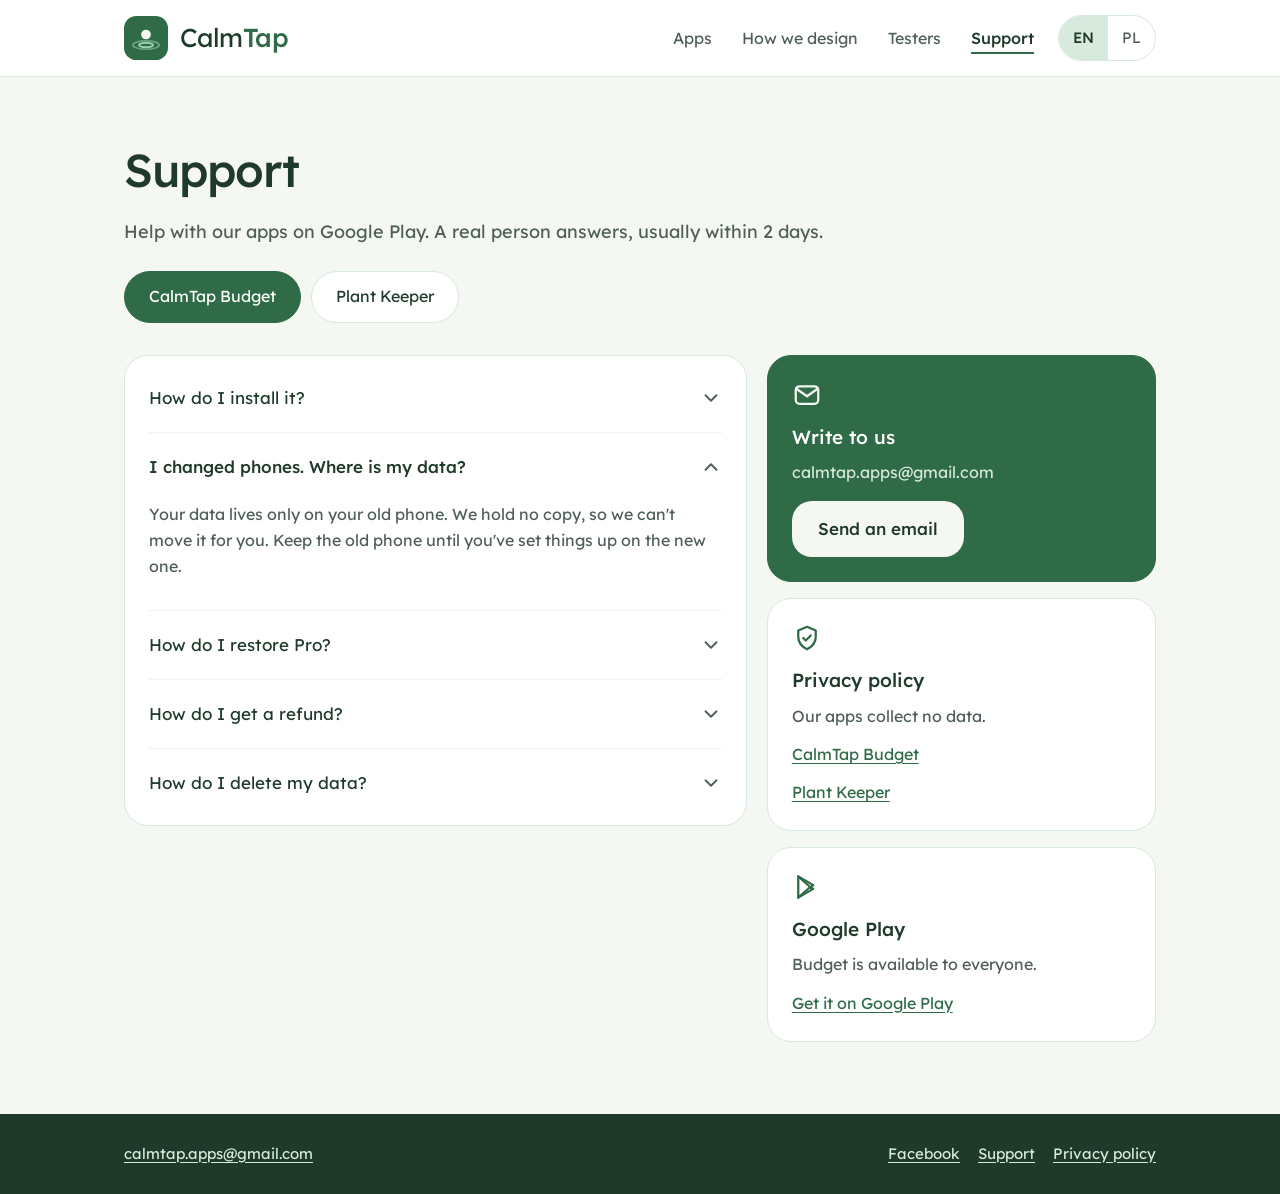
<file: support.html>
<!DOCTYPE html>
<html lang="en" data-lang="en">
<head>
<meta charset="utf-8">
<meta name="viewport" content="width=device-width, initial-scale=1">
<title data-en="Support · CalmTap" data-pl="Pomoc · CalmTap">Support · CalmTap</title>
<meta name="description" content="Help with CalmTap apps on Google Play: installing, changing phones, restoring Pro, refunds and deleting data.">
<link rel="icon" type="image/svg+xml" href="assets/logo.svg">
<link rel="icon" type="image/png" href="assets/favicon.png">
<link rel="apple-touch-icon" href="assets/apple-touch-icon.png">
<link rel="stylesheet" href="assets/style.css">
<script>(function(){var l;try{l=localStorage.getItem('calmtap-lang')}catch(e){}if(l!=='pl'&&l!=='en'){var n=((navigator.languages&&navigator.languages[0])||navigator.language||'en').toLowerCase();l=n.indexOf('pl')===0?'pl':'en'}document.documentElement.setAttribute('data-lang',l);document.documentElement.lang=l})()</script>
</head>
<body>
<a class="skip" href="#main"><span class="en">Skip to content</span><span class="pl">Przejdź do treści</span></a>

<header class="site-header">
  <div class="wrap">
    <a class="brand" href="./">
      <img src="assets/logo.svg" width="44" height="44" alt="">
      <span>Calm<b>Tap</b></span>
    </a>
    <nav class="nav" aria-label="Main">
      <a href="./#apps"><span class="en">Apps</span><span class="pl">Aplikacje</span></a>
      <a href="./#design"><span class="en">How we design</span><span class="pl">Jak projektujemy</span></a>
      <a href="./#testers"><span class="en">Testers</span><span class="pl">Testerzy</span></a>
      <a href="support.html" aria-current="page"><span class="en">Support</span><span class="pl">Pomoc</span></a>
      <div class="lang-switch" role="group" aria-label="Language / Język">
        <button type="button" data-lang="en" aria-pressed="true">EN</button>
        <button type="button" data-lang="pl" aria-pressed="false">PL</button>
      </div>
    </nav>
  </div>
</header>

<main id="main" class="wrap">

  <div class="page-head">
    <h1><span class="en">Support</span><span class="pl">Pomoc</span></h1>
    <p><span class="en">Help with our apps on Google Play. A real person answers, usually within 2 days.</span><span class="pl">Pomoc z naszymi aplikacjami z Google Play. Odpisuje prawdziwy człowiek, zwykle w ciągu 2 dni.</span></p>
    <div class="chips" role="group" aria-label="App / Aplikacja">
      <button type="button" class="chip" data-app="budget" aria-pressed="true">CalmTap Budget</button>
      <button type="button" class="chip" data-app="plant" aria-pressed="false">Plant Keeper</button>
    </div>
  </div>

  <div class="support-grid">

    <div>
      <div class="card faq" id="app-budget">
        <details>
          <summary><span><span class="en">How do I install it?</span><span class="pl">Jak zainstalować aplikację?</span></span><svg viewBox="0 0 24 24" fill="none" stroke="currentColor" stroke-width="2" stroke-linecap="round" stroke-linejoin="round" aria-hidden="true"><path d="M6 9l6 6 6-6"/></svg></summary>
          <div class="answer">
            <p class="en">Open the Play Store and search for "CalmTap Budget", or <a href="https://play.google.com/store/apps/details?id=com.calmtap.budget&amp;hl=en_US" target="_blank" rel="noopener">get it here</a>. The app is free and needs no account.</p>
            <p class="pl">Otwórz Sklep Play i wpisz „Budżet domowy CalmTap” albo <a href="https://play.google.com/store/apps/details?id=com.calmtap.budget&amp;hl=pl" target="_blank" rel="noopener">pobierz go stąd</a>. Aplikacja jest za darmo i nie wymaga zakładania konta.</p>
          </div>
        </details>
        <details open>
          <summary><span><span class="en">I changed phones. Where is my data?</span><span class="pl">Zmieniłem telefon. Gdzie są moje dane?</span></span><svg viewBox="0 0 24 24" fill="none" stroke="currentColor" stroke-width="2" stroke-linecap="round" stroke-linejoin="round" aria-hidden="true"><path d="M6 9l6 6 6-6"/></svg></summary>
          <div class="answer">
            <p class="en">Your data lives only on your old phone. We hold no copy, so we can't move it for you. Keep the old phone until you've set things up on the new one.</p>
            <p class="pl">Twoje dane są tylko na starym telefonie. Nie mamy ich kopii, więc nie możemy ich przenieść. Nie kasuj starego telefonu, dopóki nie ustawisz wszystkiego na nowym.</p>
          </div>
        </details>
        <details>
          <summary><span><span class="en">How do I restore Pro?</span><span class="pl">Jak przywrócić Pro?</span></span><svg viewBox="0 0 24 24" fill="none" stroke="currentColor" stroke-width="2" stroke-linecap="round" stroke-linejoin="round" aria-hidden="true"><path d="M6 9l6 6 6-6"/></svg></summary>
          <div class="answer">
            <p class="en">Pro isn't available yet. When it launches, it'll be a one-time purchase through Google Play, tied to your Google account. Install the app on a new phone with the same Google account and Pro comes back.</p>
            <p class="pl">Pro nie jest jeszcze dostępne. Gdy się pojawi, będzie jednorazowym zakupem przez Google Play, przypisanym do twojego konta Google. Zainstaluj aplikację na nowym telefonie z tym samym kontem Google, a Pro wróci.</p>
          </div>
        </details>
        <details>
          <summary><span><span class="en">How do I get a refund?</span><span class="pl">Jak odzyskać pieniądze?</span></span><svg viewBox="0 0 24 24" fill="none" stroke="currentColor" stroke-width="2" stroke-linecap="round" stroke-linejoin="round" aria-hidden="true"><path d="M6 9l6 6 6-6"/></svg></summary>
          <div class="answer">
            <p class="en">Payments are handled by Google Play, so refunds go through Google. Within 48 hours of buying, you can ask Google directly in your Play order history. After that, <a href="mailto:calmtap.apps@gmail.com">write to us</a> and we'll help.</p>
            <p class="pl">Płatności obsługuje Google Play, więc zwroty też idą przez Google. W ciągu 48 godzin od zakupu możesz poprosić o zwrot bezpośrednio w historii zamówień Google Play. Później <a href="mailto:calmtap.apps@gmail.com">napisz do nas</a>, pomożemy.</p>
          </div>
        </details>
        <details>
          <summary><span><span class="en">How do I delete my data?</span><span class="pl">Jak usunąć moje dane?</span></span><svg viewBox="0 0 24 24" fill="none" stroke="currentColor" stroke-width="2" stroke-linecap="round" stroke-linejoin="round" aria-hidden="true"><path d="M6 9l6 6 6-6"/></svg></summary>
          <div class="answer">
            <p class="en">Uninstall the app. Everything is stored only on your phone, so that removes it all. If you wrote to us by e-mail, ask us at the same address and we'll delete the conversation.</p>
            <p class="pl">Odinstaluj aplikację. Wszystko jest zapisane tylko na twoim telefonie, więc to usuwa wszystkie dane. Jeśli pisałeś do nas mailem, poproś na ten sam adres, a usuniemy korespondencję.</p>
          </div>
        </details>
      </div>

      <div class="card" id="app-plant" hidden>
        <h3 style="margin-top:0"><span class="en">Plant Keeper is coming soon</span><span class="pl">Plant Keeper już wkrótce</span></h3>
        <p><span class="en">It isn't on Google Play yet. Questions or ideas? Write to us, we read everything.</span><span class="pl">Jeszcze nie ma go w Google Play. Masz pytanie albo pomysł? Napisz do nas, czytamy wszystko.</span></p>
        <a class="card-link" href="privacy-plantkeeper.html"><span class="en">Privacy policy</span><span class="pl">Polityka prywatności</span></a>
      </div>
    </div>

    <aside class="side">
      <div class="card card-green">
        <svg class="icon" viewBox="0 0 24 24" fill="none" stroke="currentColor" stroke-width="1.8" stroke-linecap="round" stroke-linejoin="round" aria-hidden="true"><rect x="3" y="5" width="18" height="14" rx="3"/><path d="M3.5 7l8.5 6 8.5-6"/></svg>
        <h3><span class="en">Write to us</span><span class="pl">Napisz do nas</span></h3>
        <p>calmtap.apps@gmail.com</p>
        <a class="btn btn-light" href="mailto:calmtap.apps@gmail.com"><span class="en">Send an email</span><span class="pl">Wyślij maila</span></a>
      </div>
      <div class="card">
        <svg class="icon" viewBox="0 0 24 24" fill="none" stroke="currentColor" stroke-width="1.8" stroke-linecap="round" stroke-linejoin="round" aria-hidden="true"><path d="M12 3l7 3v5c0 4.5-3 8-7 10-4-2-7-5.5-7-10V6z"/><path d="M9 12l2 2 4-4"/></svg>
        <h3><span class="en">Privacy policy</span><span class="pl">Polityka prywatności</span></h3>
        <p><span class="en">Our apps collect no data.</span><span class="pl">Nasze aplikacje nie zbierają żadnych danych.</span></p>
        <a class="card-link" style="display:block" href="privacy-budget.html">CalmTap Budget</a>
        <a class="card-link" style="display:block" href="privacy-plantkeeper.html">Plant Keeper</a>
      </div>
      <div class="card">
        <svg class="icon" viewBox="0 0 24 24" fill="none" stroke="currentColor" stroke-width="1.8" stroke-linecap="round" stroke-linejoin="round" aria-hidden="true"><path d="M5 3.5v17l9.5-8.5z"/><path d="M5 3.5l12 7-2.5 2"/><path d="M5 20.5l12-7-2.5-1"/></svg>
        <h3>Google Play</h3>
        <p><span class="en">Budget is available to everyone.</span><span class="pl">Budżet jest dostępny dla wszystkich.</span></p>
        <a class="card-link en" href="https://play.google.com/store/apps/details?id=com.calmtap.budget&amp;hl=en_US" target="_blank" rel="noopener">Get it on Google Play</a>
        <a class="card-link pl" href="https://play.google.com/store/apps/details?id=com.calmtap.budget&amp;hl=pl" target="_blank" rel="noopener">Pobierz z Google Play</a>
      </div>
    </aside>

  </div>
</main>

<footer class="site-footer">
  <div class="wrap">
    <span><a href="mailto:calmtap.apps@gmail.com">calmtap.apps@gmail.com</a></span>
    <nav aria-label="Footer"><a href="https://www.facebook.com/calmtap.apps" rel="me">Facebook</a>
      <a href="support.html"><span class="en">Support</span><span class="pl">Pomoc</span></a>
      <a href="privacy-budget.html"><span class="en">Privacy policy</span><span class="pl">Polityka prywatności</span></a>
    </nav>
  </div>
</footer>

<script src="assets/site.js"></script>
</body>
</html>
</file>
<file: assets/style.css>
@font-face{font-family:"Lexend";src:url("fonts/Lexend_400Regular.ttf") format("truetype");font-weight:400;font-display:swap}
@font-face{font-family:"Lexend";src:url("fonts/Lexend_500Medium.ttf") format("truetype");font-weight:500;font-display:swap}

:root{
  --green:#2F6B47;
  --forest:#1F3A2B;
  --mint:#9FD4B0;
  --mint-light:#D7EADD;
  --milk:#F5F7F2;
  --white:#FFFFFF;
  --muted:#4F5F55;
  --amber-bg:#FBEBD2;
  --amber-ink:#6B4510;
  --line:#D7EADD;
}

html[data-lang="en"] .pl,
html[data-lang="pl"] .en{display:none !important}

*{box-sizing:border-box}
html{scroll-behavior:smooth}
@media (prefers-reduced-motion:reduce){html{scroll-behavior:auto}}
body{
  min-height:100vh;display:flex;flex-direction:column;
  margin:0;
  background:var(--milk);
  color:var(--forest);
  font-family:"Lexend",system-ui,-apple-system,"Segoe UI",sans-serif;
  font-size:17px;
  line-height:1.65;
}
img,svg{display:block}
a{color:var(--green);text-underline-offset:3px}
a:hover{color:var(--forest)}
:focus-visible{outline:3px solid var(--green);outline-offset:3px;border-radius:6px}

.wrap{max-width:1080px;margin:0 auto;padding:0 24px}
.narrow{max-width:760px}

/* skip link */
.skip{position:absolute;left:-999px;top:8px;background:var(--white);padding:10px 16px;border-radius:12px;z-index:10}
.skip:focus{left:16px}

/* header */
.site-header{background:var(--white);border-bottom:1px solid var(--line)}
.site-header .wrap{display:flex;align-items:center;justify-content:space-between;gap:16px;flex-wrap:wrap;min-height:76px;padding-top:10px;padding-bottom:10px}
.brand{display:flex;align-items:center;gap:12px;text-decoration:none;color:var(--forest);font-size:26px;letter-spacing:-0.02em}
.brand b{font-weight:500;color:var(--green)}
.nav{display:flex;align-items:center;gap:6px;flex-wrap:wrap}
.nav a{color:var(--muted);text-decoration:none;font-size:16px;padding:10px 12px;border-radius:12px}
.nav a:hover{color:var(--forest);background:var(--milk)}
.nav a[aria-current="page"]{color:var(--forest);font-weight:500;text-decoration:underline;text-decoration-color:var(--green);text-decoration-thickness:2px;text-underline-offset:8px}
.lang-switch{display:flex;border:1px solid var(--line);border-radius:999px;overflow:hidden;margin-left:6px}
.lang-switch button{font:inherit;font-size:15px;border:0;background:transparent;color:var(--muted);padding:8px 14px;min-height:44px;cursor:pointer}
.lang-switch button[aria-pressed="true"]{background:var(--mint-light);color:var(--forest);font-weight:500}

/* buttons */
.btn{display:inline-flex;align-items:center;justify-content:center;gap:8px;min-height:56px;padding:0 26px;border-radius:20px;font-size:17px;text-decoration:none;font-weight:500}
.btn-primary{background:var(--green);color:var(--white)}
.btn-primary:hover{background:var(--forest);color:var(--white)}
.btn-secondary{background:var(--white);color:var(--green);border:1px solid var(--mint)}
.btn-secondary:hover{background:var(--mint-light);color:var(--forest)}
.btn-light{background:var(--milk);color:var(--forest)}
.btn-light:hover{background:var(--white);color:var(--forest)}

/* hero */
.hero{position:relative;overflow:hidden;text-align:center;padding:88px 0 112px}
.hero .ripples{position:absolute;left:50%;bottom:-70px;transform:translateX(-50%);width:1400px;max-width:none;pointer-events:none}
.hero .wrap{position:relative}
.eyebrow{margin:0 0 14px;font-size:14px;letter-spacing:.12em;text-transform:uppercase;color:var(--muted)}
.hero h1{margin:0;font-size:clamp(36px,6vw,60px);line-height:1.12;font-weight:500;letter-spacing:-0.02em}
.hero .lead{max-width:600px;margin:20px auto 0;font-size:19px;color:var(--muted)}
.actions{display:flex;gap:12px;justify-content:center;flex-wrap:wrap;margin-top:32px}

/* sections */
.section{padding:64px 0}
.section-white{background:var(--white)}
.section h2{margin:0 0 24px;font-size:30px;font-weight:500;letter-spacing:-0.01em}
.grid-3{display:grid;grid-template-columns:repeat(auto-fit,minmax(240px,1fr));gap:16px}
.grid-2{display:grid;grid-template-columns:repeat(auto-fit,minmax(300px,1fr));gap:16px}
.card{background:var(--white);border:1px solid var(--line);border-radius:24px;padding:24px}
.card-milk{background:var(--milk);border:0}
.card h3{margin:12px 0 6px;font-size:19px;font-weight:500}
.card p{margin:0;color:var(--muted);font-size:16px}
.icon{width:30px;height:30px;color:var(--green)}

.app-head{display:flex;align-items:center;gap:14px}
.app-head img,.app-head .app-icon{width:60px;height:60px;border-radius:16px;flex:none}
.app-icon-plant{background:#FAF6F0;border:1px solid #E0D6C4;display:flex;align-items:center;justify-content:center;color:#54633E}
.app-head h3{margin:0}
.app-head .kind{margin:0;font-size:14px}
.app-card p.desc{margin:16px 0}
.badge{display:inline-block;border-radius:999px;padding:5px 14px;font-size:14px}
.badge-mint{background:var(--mint-light);color:var(--forest)}
.badge-amber{background:var(--amber-bg);color:var(--amber-ink)}

.band{background:var(--green);color:var(--milk);border-radius:28px;padding:32px;display:flex;align-items:center;justify-content:space-between;gap:20px;flex-wrap:wrap}
.band h2{margin:0;font-size:26px}
.band p{margin:6px 0 0;color:var(--mint-light)}

/* support + policy */
.page-head{padding:56px 0 8px}
.page-head h1{margin:0;font-size:clamp(34px,5vw,46px);font-weight:500;letter-spacing:-0.02em}
.page-head p{margin:8px 0 0;color:var(--muted);font-size:18px}
.crumbs{font-size:15px;color:var(--muted);margin:0 0 8px}
.crumbs a{color:var(--muted)}
.chips{display:flex;gap:10px;flex-wrap:wrap;margin-top:24px}
.chip{font:inherit;font-size:16px;min-height:52px;padding:0 24px;border-radius:999px;border:1px solid var(--line);background:var(--white);color:var(--forest);cursor:pointer}
.chip[aria-pressed="true"]{background:var(--green);border-color:var(--green);color:var(--white)}
.support-grid{display:grid;grid-template-columns:minmax(0,1.6fr) minmax(0,1fr);gap:20px;padding:24px 0 72px}
@media (max-width:820px){.support-grid{grid-template-columns:1fr}}
.side{display:flex;flex-direction:column;gap:16px}
.card-green{background:var(--green);border-color:var(--green);color:var(--milk)}
.card-green .icon{color:var(--milk)}
.card-green h3{color:var(--white)}
.card-green p{color:var(--mint-light)}
.card .btn{margin-top:16px}
.card-link{display:inline-block;margin-top:12px;font-size:16px}

.faq{padding:8px 24px}
.faq details{border-bottom:1px solid #EEF3EF}
.faq details:last-child{border-bottom:0}
.faq summary{list-style:none;cursor:pointer;display:flex;align-items:center;justify-content:space-between;gap:16px;padding:20px 0;font-size:17px;min-height:56px}
.faq summary::-webkit-details-marker{display:none}
.faq summary svg{width:22px;height:22px;flex:none;color:var(--muted);transition:transform .15s}
@media (prefers-reduced-motion:reduce){.faq summary svg{transition:none}}
.faq details[open] summary{font-weight:500}
.faq details[open] summary svg{transform:rotate(180deg)}
.faq .answer{padding:0 0 20px;color:var(--muted);font-size:16px}
.faq .answer p{margin:0 0 10px}

.policy{padding:24px 0 72px;display:flex;flex-direction:column;gap:16px}
.policy .summary{background:var(--mint-light);border:0;display:flex;gap:16px;align-items:flex-start}
.policy .summary p{color:var(--forest)}
.policy .card h2{margin:0 0 8px;font-size:20px;font-weight:500}
.policy .card p{margin:0 0 10px}
.policy .card p:last-child{margin-bottom:0}

/* footer */
.site-footer{background:var(--forest);color:var(--mint-light);padding:28px 0;font-size:15px}
.site-footer .wrap{display:flex;justify-content:space-between;gap:16px;flex-wrap:wrap}
.site-footer a{color:var(--mint-light)}
.site-footer a:hover{color:var(--white)}
.site-footer nav{display:flex;gap:18px;flex-wrap:wrap}

@media (max-width:640px){
  body{font-size:16px}
  .hero{padding:56px 0 88px}
  .section{padding:48px 0}
  .band{padding:24px}
  .brand{font-size:22px}
}
main{flex:1 0 auto;width:100%}
.policy .summary .icon{flex:none}

/* app page */
.app-hero{padding:64px 0 40px}
.app-hero .wrap{display:grid;grid-template-columns:minmax(0,1.1fr) minmax(0,0.9fr);gap:48px;align-items:center}
@media (max-width:820px){.app-hero .wrap{grid-template-columns:1fr}}
.app-hero h1{margin:16px 0 0;font-size:clamp(34px,5vw,52px);line-height:1.12;font-weight:500;letter-spacing:-0.02em}
.app-hero .lead{margin:16px 0 0;font-size:19px;color:var(--muted)}
.app-title{display:flex;align-items:center;gap:14px}
.app-title img{width:64px;height:64px;border-radius:18px}
.app-title p{margin:0;font-size:22px;font-weight:500}
.pills{display:flex;flex-wrap:wrap;gap:8px;margin-top:22px}
.pill{background:var(--white);border:1px solid var(--line);border-radius:999px;padding:7px 14px;font-size:15px}
.app-hero .actions{justify-content:flex-start}
.phone{width:100%;max-width:290px;margin:0 auto;border-radius:36px;background:#0E120F;padding:10px;box-shadow:0 0 0 1px #2B3A30}
.phone img{width:100%;height:auto;border-radius:28px}
.feature{display:grid;grid-template-columns:minmax(0,1fr) minmax(0,1fr);gap:48px;align-items:center;padding:40px 0}
.feature.flip .feature-text{order:2}
@media (max-width:820px){.feature{grid-template-columns:1fr}.feature.flip .feature-text{order:0}}
.feature h2{margin:0 0 12px;font-size:30px;font-weight:500;letter-spacing:-0.01em}
.feature p{margin:0 0 10px;color:var(--muted)}
.feature ul{margin:8px 0 0;padding-left:20px;color:var(--muted)}
.feature li{margin-bottom:6px}
.phones-pair{display:flex;gap:16px;justify-content:center}
.phones-pair .phone{max-width:220px}

/* launch block (home page) */
.launch{padding:0 0 64px}
.launch-card{background:var(--white);border:1px solid var(--line);border-radius:28px;padding:36px 32px;text-align:center}
.launch-card h2{margin:0 0 10px;font-size:clamp(26px,3.4vw,34px);line-height:1.2;font-weight:500;letter-spacing:-0.01em}
.launch-lead{max-width:620px;margin:0 auto;color:var(--muted);font-size:18px}
.shots{display:grid;grid-template-columns:repeat(3,minmax(0,1fr));gap:24px;margin:30px 0 4px}
.shots figure{margin:0}
.shots .phone{max-width:230px}
.shots figcaption{margin-top:14px;font-size:15px;color:var(--muted)}
.launch .actions{margin-top:26px}
@media (max-width:700px){
  .launch{padding:0 0 48px}
  .launch-card{padding:28px 20px}
  .shots{grid-template-columns:1fr;gap:32px;margin:26px 0 4px}
  .shots .phone{max-width:250px}
  .launch .actions{flex-direction:column}
  .launch .actions .btn{width:100%}
}
</file>
